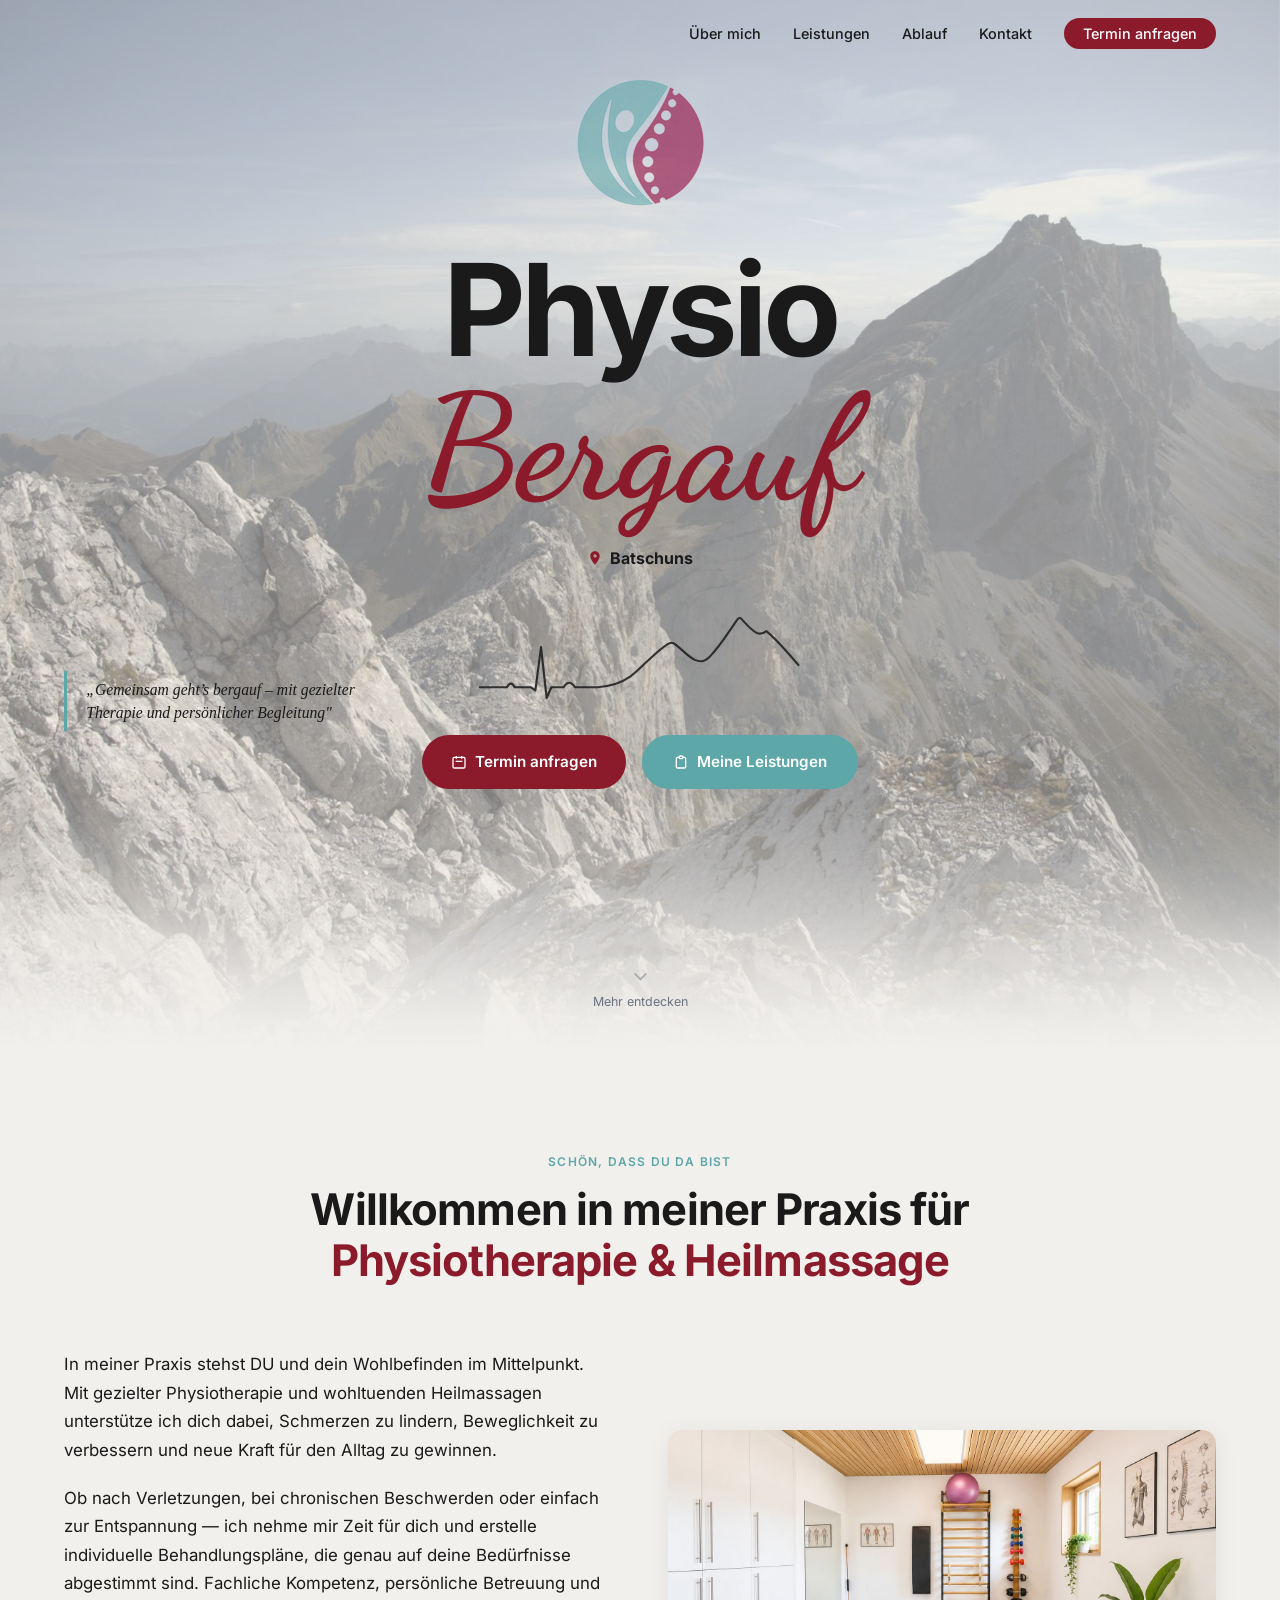
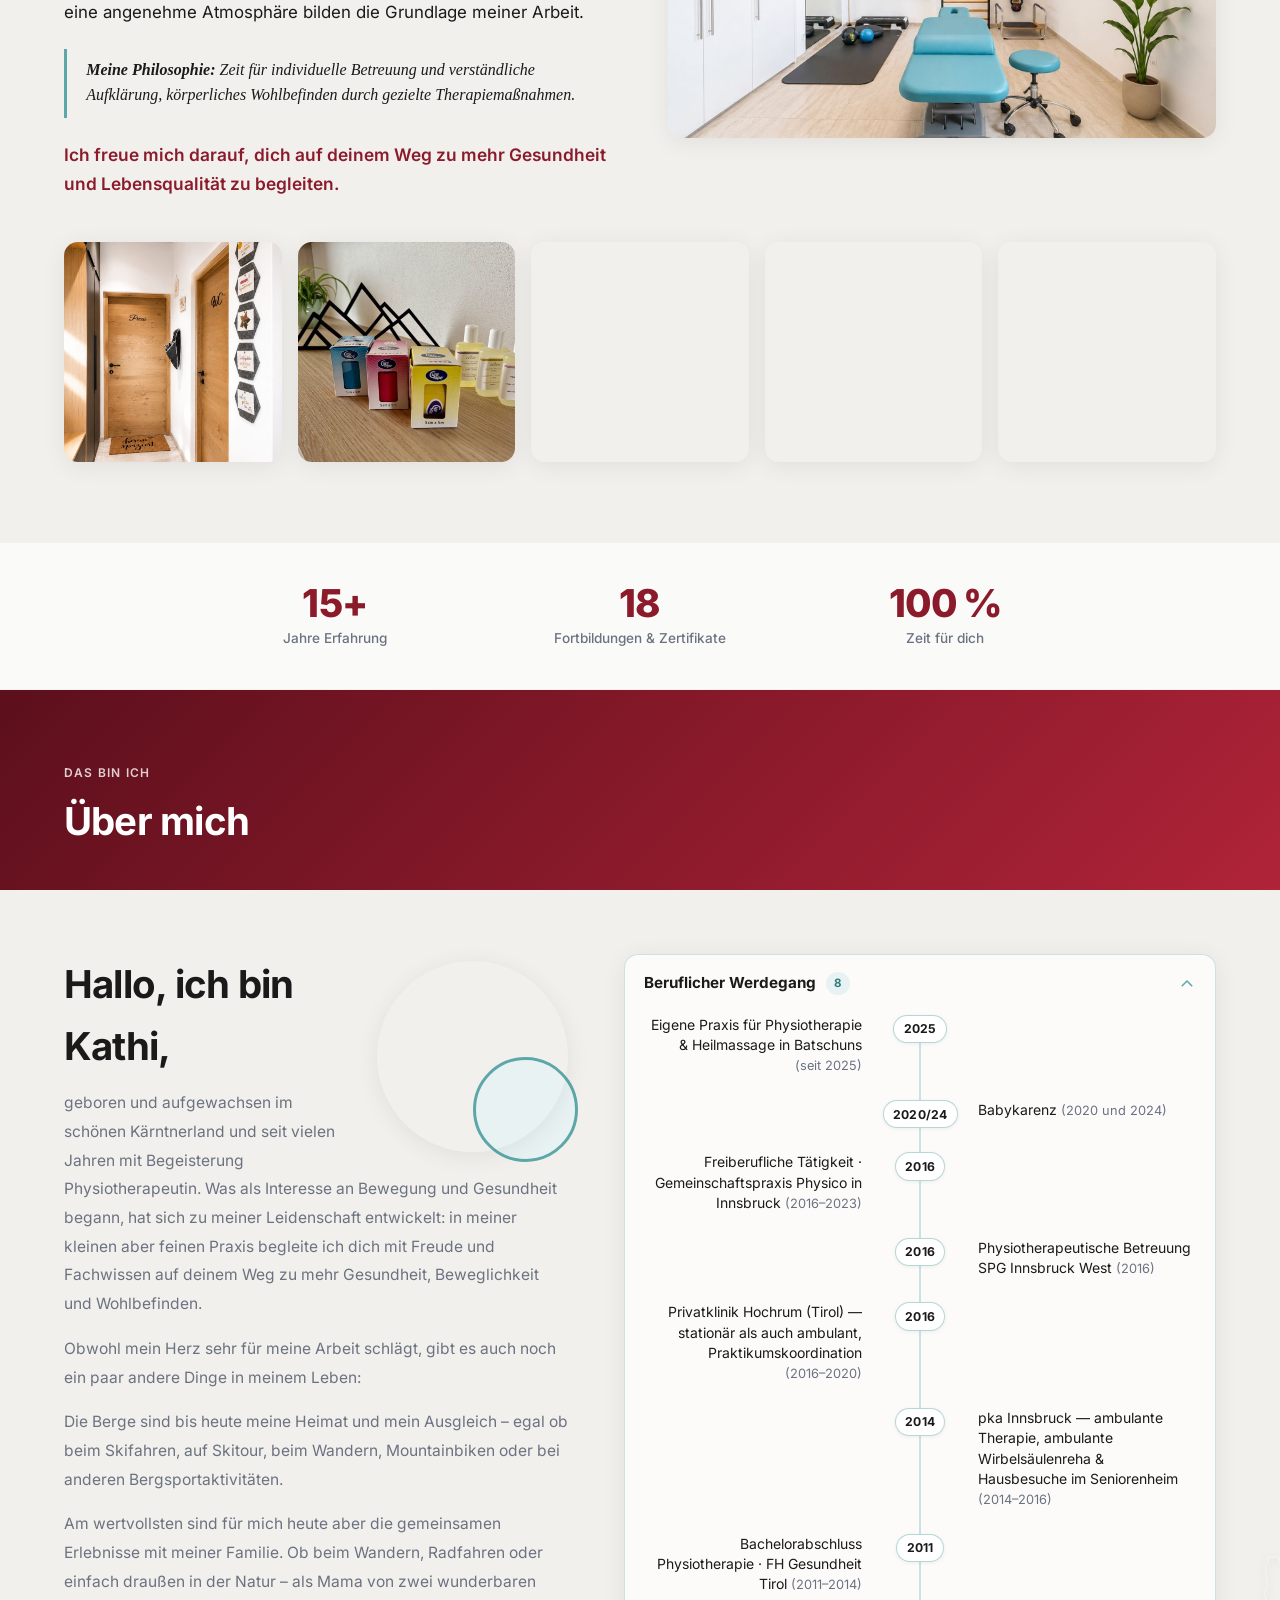
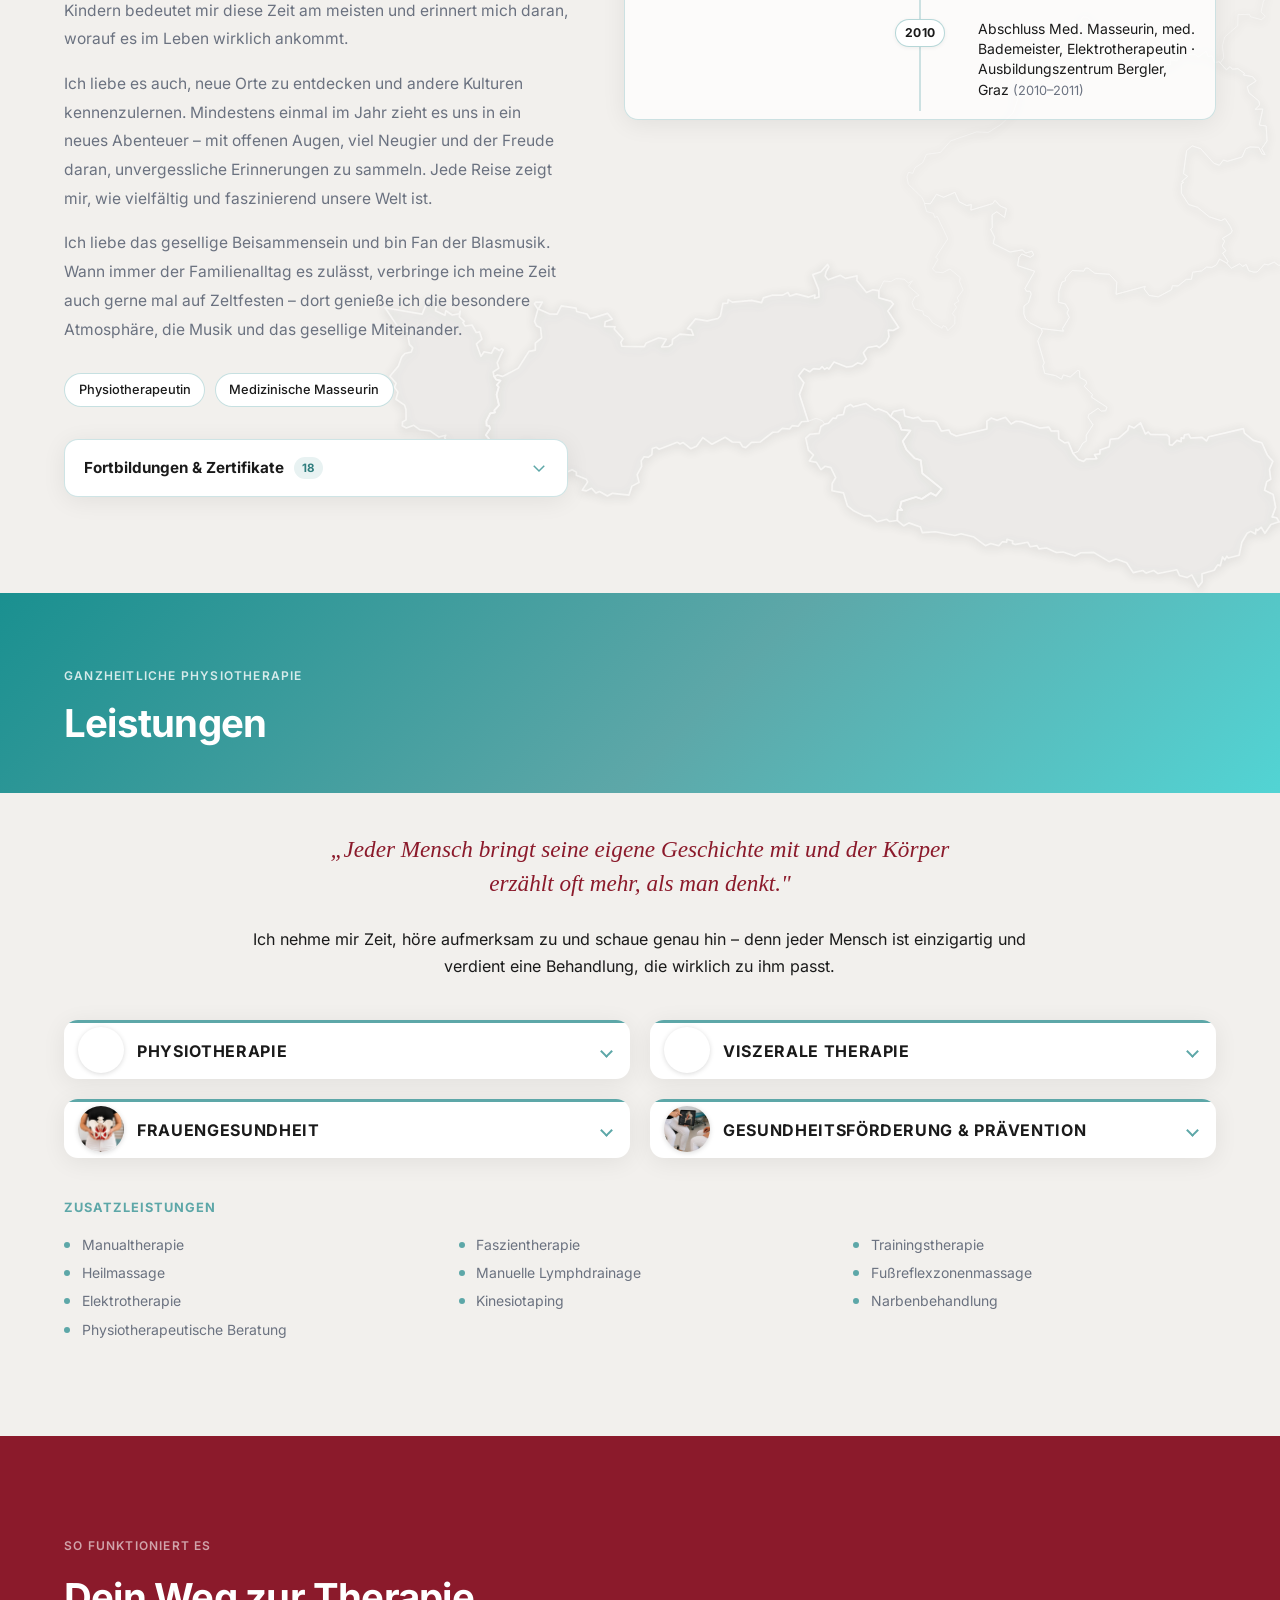
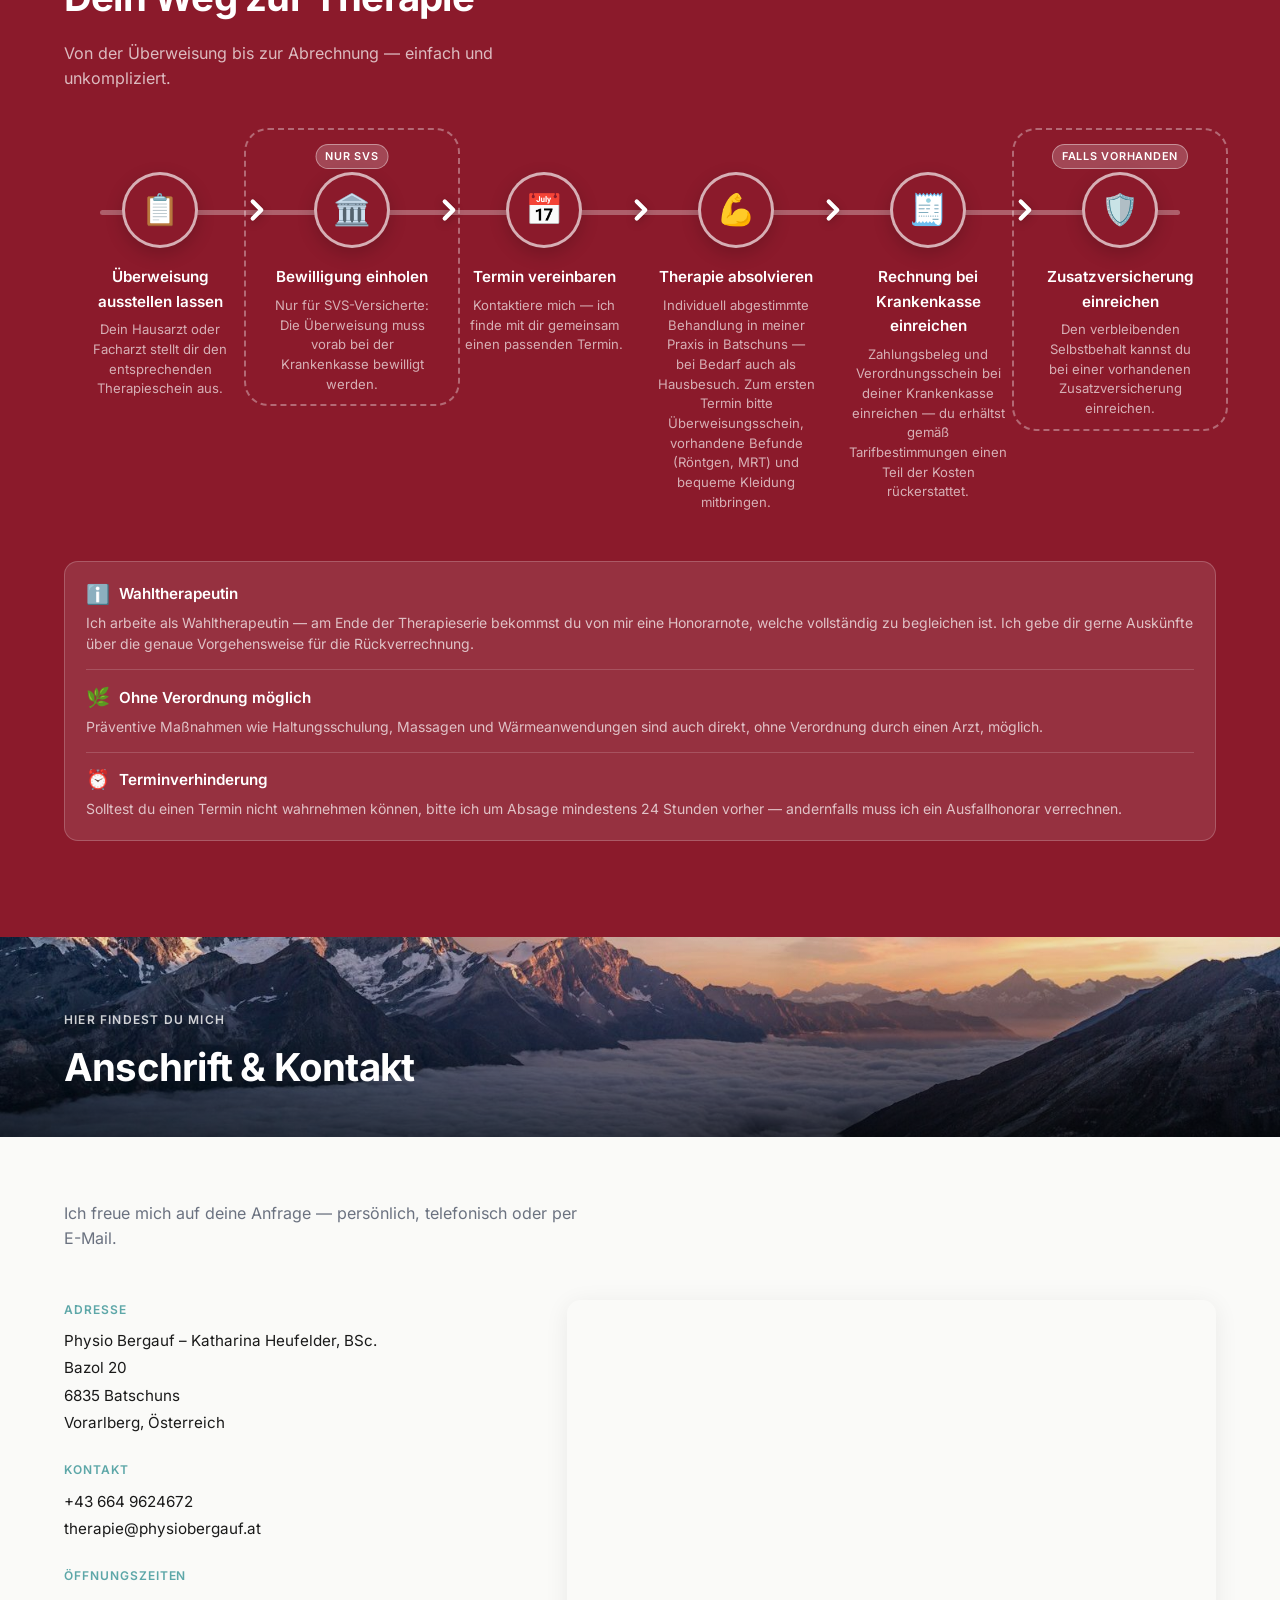
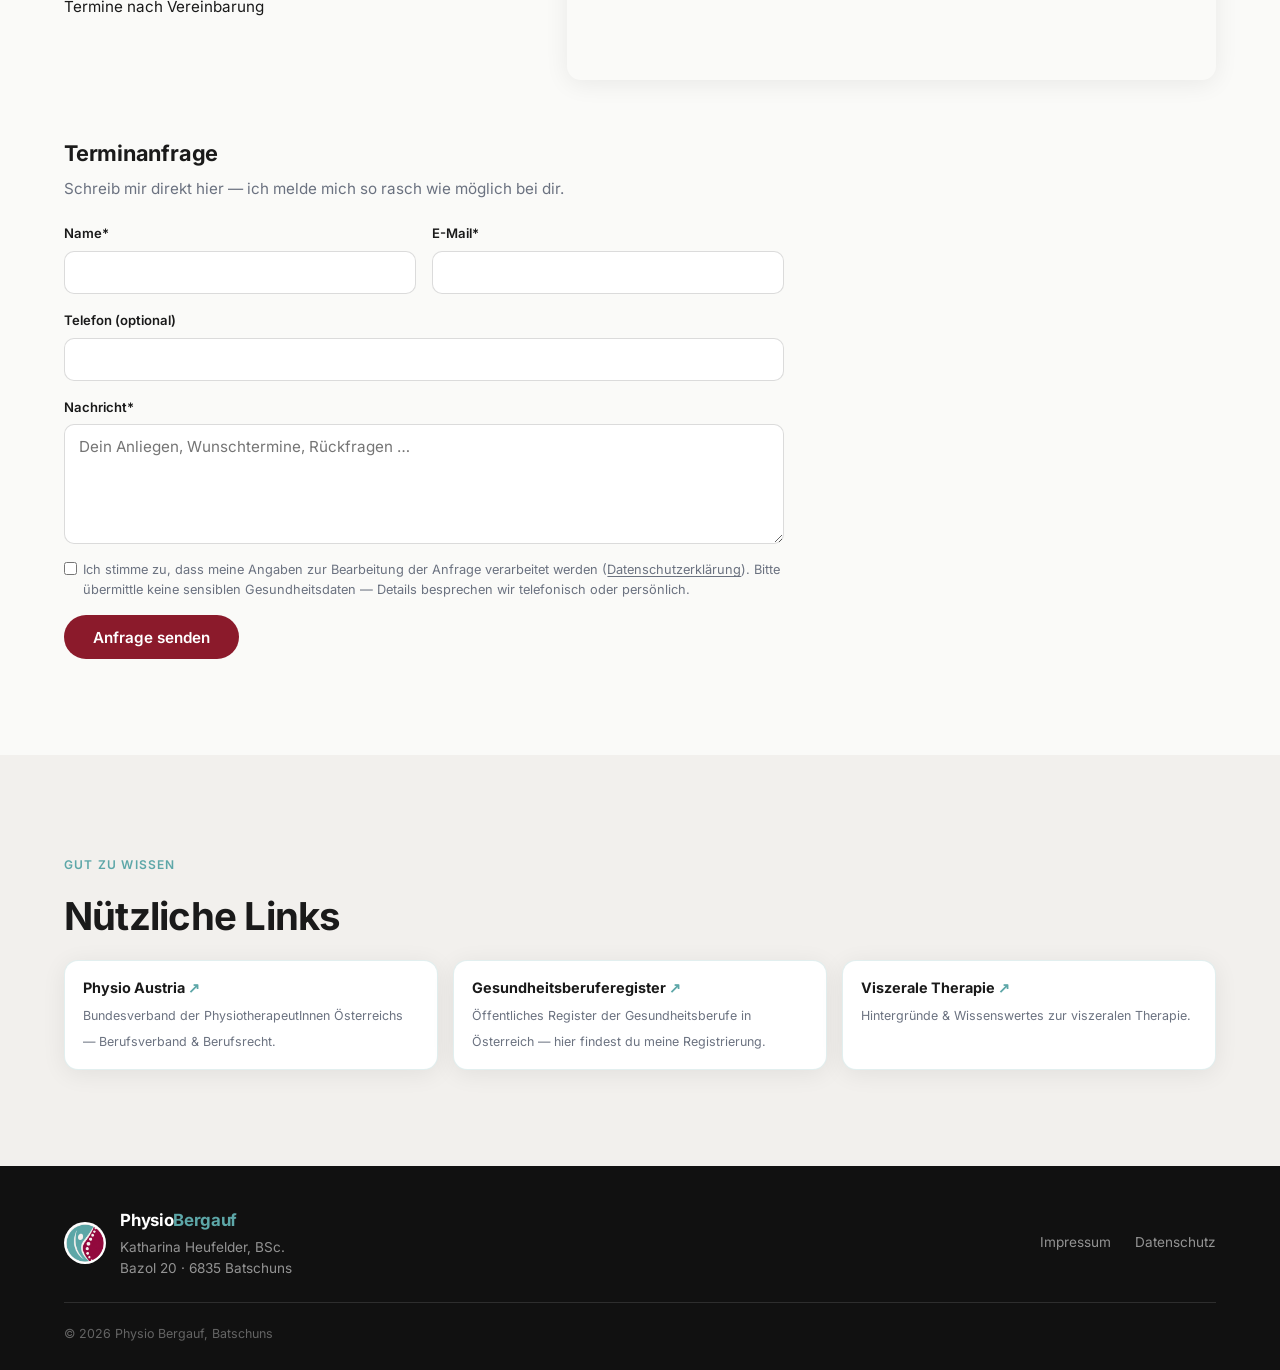
<file: website/index.html>
<!DOCTYPE html>
<html lang="de">
<head>
  <meta charset="UTF-8" />
  <meta name="viewport" content="width=device-width, initial-scale=1.0" />
  <title>Physio Bergauf – Physiotherapie in Batschuns</title>
  <meta name="description" content="Physio Bergauf – Praxis für Physiotherapie & Heilmassage in Batschuns, Vorarlberg. Katharina Heufelder, BSc. Wahltherapeutin · alle Kassen · Hausbesuche möglich." />
  <link rel="icon" type="image/png" href="img/logo.png" />
  <link rel="apple-touch-icon" href="img/logo.png" />
  <!-- Open Graph -->
  <meta property="og:type" content="website" />
  <meta property="og:title" content="Physio Bergauf – Physiotherapie & Heilmassage in Batschuns" />
  <meta property="og:description" content="Praxis für Physiotherapie & Heilmassage in Batschuns, Vorarlberg. Wahltherapeutin · alle Kassen · Hausbesuche möglich." />
  <meta property="og:image" content="https://berndheufelder.github.io/PHYSIObergauf/img/og-hero.jpg" />
  <meta property="og:image:width" content="1200" />
  <meta property="og:image:height" content="630" />
  <meta property="og:url" content="https://berndheufelder.github.io/PHYSIObergauf/" />
  <meta property="og:locale" content="de_AT" />
  <!-- fonts are self-hosted via css/styles.css (no Google Fonts requests) -->
  <link rel="stylesheet" href="css/styles.css?v=50" />
  <script type="application/ld+json">
  {
    "@context": "https://schema.org",
    "@type": "MedicalBusiness",
    "name": "Physio Bergauf – Katharina Heufelder",
    "description": "Praxis für Physiotherapie & Heilmassage in Batschuns, Vorarlberg",
    "url": "https://berndheufelder.github.io/PHYSIObergauf/",
    "image": "https://berndheufelder.github.io/PHYSIObergauf/img/hero.jpg",
    "logo": "https://berndheufelder.github.io/PHYSIObergauf/img/logo.png",
    "telephone": "+43 664 9624672",
    "email": "therapie@physiobergauf.at",
    "address": {
      "@type": "PostalAddress",
      "streetAddress": "Bazol 20",
      "addressLocality": "Batschuns",
      "postalCode": "6835",
      "addressRegion": "Vorarlberg",
      "addressCountry": "AT"
    },
    "geo": { "@type": "GeoCoordinates", "latitude": 47.280372, "longitude": 9.666690 },
    "medicalSpecialty": "Physiotherapy"
  }
  </script>
</head>
<body>
  <span id="nav-sentinel" aria-hidden="true"></span>

  <!-- ── Nav ── -->
  <nav id="navbar">
    <a href="#" class="nav-logo" aria-label="Physio Bergauf — zum Seitenanfang">
      <img src="img/logo.png" alt="" width="44" height="44" />
      <span class="nav-logo-text">Physio<em>Bergauf</em></span>
    </a>
    <ul class="nav-links" id="navLinks">
      <li><a href="#ueber-mich">Über mich</a></li>
      <li><a href="#leistungen">Leistungen</a></li>
      <li><a href="#ablauf">Ablauf</a></li>
      <li><a href="#kontakt">Kontakt</a></li>
      <li><a href="#terminanfrage" class="nav-cta">Termin anfragen</a></li>
    </ul>
    <button class="burger" id="burger" aria-label="Menü öffnen">
      <span></span><span></span><span></span>
    </button>
  </nav>

  <!-- ── Hero ── -->
  <section id="hero">
    <!-- background mountain image (vintage filter baked into the file) -->
    <div class="hero-bg">
      <img src="img/hero.jpg" alt="Bergpanorama Sommer" width="2000" height="1333" fetchpriority="high" decoding="async" />
    </div>

    <!-- centered stacked content (Bold layout) -->
    <div class="hero-content">
      <img class="hero-logo-outline" src="img/logo-fill-trans.png" width="256" height="256" alt="" decoding="async" />
      <h1>Physio<em>Bergauf</em></h1>
      <div class="hero-loc">
        <svg width="16" height="16" fill="currentColor" viewBox="0 0 24 24"><path d="M12 2C8.13 2 5 5.13 5 9c0 5.25 7 13 7 13s7-7.75 7-13c0-3.87-3.13-7-7-7zm0 9.5A2.5 2.5 0 1112 6.5a2.5 2.5 0 010 5z"/></svg>
        Batschuns
      </div>
      <!-- Puls-Linie geht in Bergsilhouette über — Gesundheit trifft Bergauf -->
      <svg class="hero-art" viewBox="0 0 700 240" fill="none" aria-hidden="true">
        <path d="M10 185 H68
                 Q76 170 84 185 H118
                 L128 192 L140 100 L152 208 L162 185 H188
                 Q200 166 212 185 H260
                 C290 183 310 176 330 162
                 C355 143 380 112 408 94
                 C414 90 420 90 425 94
                 C440 106 452 120 466 127
                 C480 133 488 130 500 118
                 C520 97 538 68 556 42
                 C559 38 562 37 565 40
                 C576 52 586 64 598 70
                 C606 73 612 71 618 66
                 C640 84 664 112 686 138"
              stroke="#1A1A1A" stroke-width="4.5" stroke-linecap="round" stroke-linejoin="round" />
      </svg>
      <div class="btn-group">
        <a href="#terminanfrage" class="btn-primary">
          <svg width="16" height="16" fill="none" stroke="currentColor" stroke-width="2" viewBox="0 0 24 24"><path d="M8 7V3m8 4V3m-9 8h10M5 21h14a2 2 0 002-2V7a2 2 0 00-2-2H5a2 2 0 00-2 2v12a2 2 0 002 2z"/></svg>
          Termin anfragen
        </a>
        <a href="#leistungen" class="btn-secondary">
          <svg width="16" height="16" fill="none" stroke="currentColor" stroke-width="2" viewBox="0 0 24 24"><path d="M9 5H7a2 2 0 00-2 2v12a2 2 0 002 2h10a2 2 0 002-2V7a2 2 0 00-2-2h-2M9 5a2 2 0 002 2h2a2 2 0 002-2M9 5a2 2 0 012-2h2a2 2 0 012 2"/></svg>
          Meine Leistungen
        </a>
      </div>
    </div>

    <blockquote class="hero-quote-box">„Gemeinsam geht’s bergauf – mit gezielter Therapie und persönlicher Begleitung"</blockquote>

    <a href="#willkommen" class="hero-scroll">
      <svg width="20" height="20" fill="none" stroke="currentColor" stroke-width="2" viewBox="0 0 24 24"><path d="M19 9l-7 7-7-7"/></svg>
      Mehr entdecken
    </a>
  </section>

  <!-- ── Willkommen ── -->
  <section id="willkommen" class="collapsible">
    <div class="willkommen-content">
      <div class="willkommen-head">
        <div class="section-label">Schön, dass du da bist</div>
        <h2 class="section-title willkommen-title">Willkommen in meiner Praxis für<br><em>Physiotherapie &amp; Heilmassage</em></h2>
      </div>
      <div class="willkommen-img">
        <img src="img/praxis-raum.jpg" width="1536" height="1024" loading="lazy" decoding="async"
          alt="Heller Behandlungsraum der Praxis Physio Bergauf mit Therapieliege und Sprossenwand" />
      </div>
      <div class="willkommen-text">
        <p class="more-text">In meiner Praxis stehst DU und dein Wohlbefinden im Mittelpunkt. Mit gezielter Physiotherapie und wohltuenden Heilmassagen unterstütze ich dich dabei, Schmerzen zu lindern, Beweglichkeit zu verbessern und neue Kraft für den Alltag zu gewinnen.</p>
        <p class="more-text">Ob nach Verletzungen, bei chronischen Beschwerden oder einfach zur Entspannung — ich nehme mir Zeit für dich und erstelle individuelle Behandlungspläne, die genau auf deine Bedürfnisse abgestimmt sind. Fachliche Kompetenz, persönliche Betreuung und eine angenehme Atmosphäre bilden die Grundlage meiner Arbeit.</p>
        <blockquote class="einstein-quote"><strong>Meine Philosophie:</strong> Zeit für individuelle Betreuung und verständliche Aufklärung, körperliches Wohlbefinden durch gezielte Therapiemaßnahmen.</blockquote>
        <p class="willkommen-cta more-text">Ich freue mich darauf, dich auf deinem Weg zu mehr Gesundheit und Lebensqualität zu begleiten.</p>
      </div>
    </div>
    <!-- kleine Praxis-Galerie: volle Sektionsbreite; mobil eingeklappt (Mehr zeigen) -->
    <div class="willkommen-gallery" id="praxisGalerie">
      <img src="img/galerie-eingang.jpg" width="765" height="1020" loading="lazy" decoding="async"
        alt="Eingangsbereich der Praxis Physio Bergauf mit Praxistür und Fußmatte" />
      <img src="img/galerie-tape-oele.jpg" width="1100" height="825" loading="lazy" decoding="async"
        alt="Kinesiotapes und Massageöle in der Praxis" />
      <img src="img/galerie-viszeral-flyer.jpg" width="765" height="1020" loading="lazy" decoding="async"
        alt="Infoflyer: Was ist Viszerale Therapie?" />
      <img src="img/galerie-fussmatte.jpg" width="1100" height="825" loading="lazy" decoding="async"
        alt="Fußmatte mit der Aufschrift „herein spaziert" im Eingangsbereich" />
      <img src="img/galerie-beckenmodell.jpg" width="765" height="1020" loading="lazy" decoding="async"
        alt="Anatomisches Beckenmodell im Regal der Praxis" />
    </div>
    <button type="button" class="gallery-toggle" id="galleryToggle" aria-expanded="false" aria-controls="praxisGalerie">Mehr zeigen</button>
    <!-- klappt Texte + Galerie gemeinsam auf; steht aufgeklappt unter der Galerie -->
    <button class="text-toggle" type="button" data-target="willkommen" aria-expanded="false">Mehr anzeigen</button>
  </section>

  <!-- ── Fakten ── -->
  <section id="fakten">
    <div class="fakten-grid">
      <div class="fakten-item"><strong>15+</strong><span>Jahre Erfahrung</span></div>
      <div class="fakten-item"><strong>18</strong><span>Fortbildungen &amp; Zertifikate</span></div>
      <div class="fakten-item"><strong>100&thinsp;%</strong><span>Zeit für dich</span></div>
    </div>
  </section>

  <!-- ── Über mich ── -->
  <section id="ueber-mich" class="has-banner map-bg collapsible">
    <div class="section-banner banner-red">
      <div class="section-banner-overlay">
        <div class="section-label">Das bin ich</div>
        <h2 class="section-title">Über mich</h2>
      </div>
    </div>
    <!-- Handy: rundes Porträt statt Breitbanner -->
    <div class="ueber-portrait-mobile">
      <img src="img/portrait-kathi.jpg" width="600" height="600" loading="lazy" decoding="async"
        alt="Kathi in ihrer Praxis – Physiotherapeutin, Physio Bergauf" />
    </div>
    <div class="ueber-grid">
      <div class="ueber-textcol">
        <div class="ueber-text">
          <!-- Porträt rechts vom Text (ab Tablet); Handy zeigt stattdessen das runde Porträt -->
          <div class="ueber-portrait-float">
            <img src="img/portrait-kathi.jpg" width="600" height="600" loading="lazy" decoding="async"
              alt="Kathi in ihrer Praxis – Physiotherapeutin, Physio Bergauf" />
          </div>
          <!-- Kurzvorstellung: nur mobil im eingeklappten Zustand sichtbar -->
          <p class="ueber-intro-kurz">Ich bin Katharina Heufelder,<br>Physiotherapeutin und Medizinische Masseurin in Batschuns mit den Schwerpunkten Orthopädie, Traumatologie und Unfallchirurgie, Viszerale Therapie und Frauengesundheit.</p>
          <h2 class="section-title ueber-greeting more-text">Hallo, ich bin Kathi,</h2>
          <p class="more-text">geboren und aufgewachsen im schönen Kärntnerland und seit vielen Jahren mit Begeisterung Physiotherapeutin. Was als Interesse an Bewegung und Gesundheit begann, hat sich zu meiner Leidenschaft entwickelt: in meiner kleinen aber feinen Praxis begleite ich dich mit Freude und Fachwissen auf deinem Weg zu mehr Gesundheit, Beweglichkeit und Wohlbefinden.</p>
          <p class="more-text">Obwohl mein Herz sehr für meine Arbeit schlägt, gibt es auch noch ein paar andere Dinge in meinem Leben:</p>
          <p class="more-text">Die Berge sind bis heute meine Heimat und mein Ausgleich – egal ob beim Skifahren, auf Skitour, beim Wandern, Mountainbiken oder bei anderen Bergsportaktivitäten.</p>
          <p class="more-text">Am wertvollsten sind für mich heute aber die gemeinsamen Erlebnisse mit meiner Familie. Ob beim Wandern, Radfahren oder einfach draußen in der Natur – als Mama von zwei wunderbaren Kindern bedeutet mir diese Zeit am meisten und erinnert mich daran, worauf es im Leben wirklich ankommt.</p>
          <p class="more-text">Ich liebe es auch, neue Orte zu entdecken und andere Kulturen kennenzulernen. Mindestens einmal im Jahr zieht es uns in ein neues Abenteuer – mit offenen Augen, viel Neugier und der Freude daran, unvergessliche Erinnerungen zu sammeln. Jede Reise zeigt mir, wie vielfältig und faszinierend unsere Welt ist.</p>
          <p class="more-text">Ich liebe das gesellige Beisammensein und bin Fan der Blasmusik. Wann immer der Familienalltag es zulässt, verbringe ich meine Zeit auch gerne mal auf Zeltfesten – dort genieße ich die besondere Atmosphäre, die Musik und das gesellige Miteinander.</p>
          <div class="ueber-quals more-text">
            <span class="qual-tag">Physiotherapeutin</span>
            <span class="qual-tag">Medizinische Masseurin</span>
          </div>
        </div>
        <details class="fb">
          <summary>
            <span class="fb-title">Fortbildungen &amp; Zertifikate</span>
            <span class="fb-count">18</span>
            <svg class="fb-chevron" width="18" height="18" fill="none" stroke="currentColor" stroke-width="2" viewBox="0 0 24 24"><path d="M19 9l-7 7-7-7"/></svg>
          </summary>
          <ul class="fb-list">
            <li>Skoliotische Fehlhaltung – funktionelle Behandlungsansätze</li>
            <li>Narbenentstörung nach APM</li>
            <li>Medical Taping Concept</li>
            <li>Slingtraining UE &amp; OE</li>
            <li>Complex Core, Rumpfstabilisation in Training und Therapie</li>
            <li>Mulligan Concept Modul 1+2</li>
            <li>Manuelle Therapie nach Sachse, DGMM</li>
            <li>Fasziendistorsionsmodell nach Typaldos</li>
            <li>Innovative funktionelle Behandlungskonzepte für Fuß, oberes Sprunggelenk, Knie, Hüfte</li>
            <li>Viszerale Therapie &amp; integrative manuelle Behandlungsmethoden – Läsionskette Verdauungstrakt-Wirbelsäule</li>
            <li>Viszerale Therapie &amp; integrative manuelle Behandlungsmethoden – Läsionskette Thorax-BWS/HWS</li>
            <li>Viszerale Therapie &amp; integrative manuelle Behandlungsmethoden – Läsionskette Urogenitalbereich-Hüfte/Wirbelsäule</li>
            <li>ESP Schulterrehabilitation</li>
            <li>MamaFIT Academy – Training nach der Geburt</li>
            <li>Elektrotherapie am Beckenboden NEU gedacht</li>
            <li>Geburtsvorbereitung</li>
            <li>Vaginale Palpation</li>
            <li>Hallux Valgus – ein multifaktorielles Bild</li>
          </ul>
        </details>
      </div>

      <div class="ueber-timelinecol">
        <div class="werdegang">
          <details class="fb">
            <summary>
              <span class="fb-title">Beruflicher Werdegang</span>
              <span class="fb-count">8</span>
              <svg class="fb-chevron" width="18" height="18" fill="none" stroke="currentColor" stroke-width="2" viewBox="0 0 24 24"><path d="M19 9l-7 7-7-7"/></svg>
            </summary>
            <ol class="vtl2">
            <li class="vtl2-year">
              <div class="vtl2-left"><div class="vtl2-item">Eigene Praxis für Physiotherapie &amp; Heilmassage in Batschuns <span class="dur">(seit 2025)</span></div></div>
              <span class="vtl2-marker">2025</span>
              <div class="vtl2-right"></div>
            </li>
            <li class="vtl2-year">
              <div class="vtl2-left"></div>
              <span class="vtl2-marker">2020/24</span>
              <div class="vtl2-right"><div class="vtl2-item">Babykarenz <span class="dur">(2020 und 2024)</span></div></div>
            </li>
            <li class="vtl2-year">
              <div class="vtl2-left"><div class="vtl2-item">Freiberufliche Tätigkeit · Gemeinschaftspraxis Physico in Innsbruck <span class="dur">(2016–2023)</span></div></div>
              <span class="vtl2-marker">2016</span>
              <div class="vtl2-right"></div>
            </li>
            <li class="vtl2-year">
              <div class="vtl2-left"></div>
              <span class="vtl2-marker">2016</span>
              <div class="vtl2-right"><div class="vtl2-item">Physiotherapeutische Betreuung SPG Innsbruck West <span class="dur">(2016)</span></div></div>
            </li>
            <li class="vtl2-year">
              <div class="vtl2-left"><div class="vtl2-item">Privatklinik Hochrum (Tirol) — stationär als auch ambulant, Praktikumskoordination <span class="dur">(2016–2020)</span></div></div>
              <span class="vtl2-marker">2016</span>
              <div class="vtl2-right"></div>
            </li>
            <li class="vtl2-year">
              <div class="vtl2-left"></div>
              <span class="vtl2-marker">2014</span>
              <div class="vtl2-right"><div class="vtl2-item">pka Innsbruck — ambulante Therapie, ambulante Wirbelsäulenreha &amp; Hausbesuche im Seniorenheim <span class="dur">(2014–2016)</span></div></div>
            </li>
            <li class="vtl2-year">
              <div class="vtl2-left"><div class="vtl2-item">Bachelorabschluss Physiotherapie · FH Gesundheit Tirol <span class="dur">(2011–2014)</span></div></div>
              <span class="vtl2-marker">2011</span>
              <div class="vtl2-right"></div>
            </li>
            <li class="vtl2-year">
              <div class="vtl2-left"></div>
              <span class="vtl2-marker">2010</span>
              <div class="vtl2-right"><div class="vtl2-item">Abschluss Med. Masseurin, med. Bademeister, Elektrotherapeutin · Ausbildungszentrum Bergler, Graz <span class="dur">(2010–2011)</span></div></div>
            </li>
            </ol>
          </details>
        </div>
      </div>
    </div>
    <!-- klappt Langtext + Werdegang + Fortbildungen gemeinsam auf (mobil) -->
    <button class="text-toggle" type="button" data-target="ueber-mich" aria-expanded="false">Mehr anzeigen</button>
  </section>

  <!-- ── Leistungen ── -->
  <section id="leistungen" class="has-banner">
    <div class="section-banner banner-teal">
      <div class="section-banner-overlay">
        <div class="section-label">Ganzheitliche Physiotherapie</div>
        <h2 class="section-title">Leistungen</h2>
      </div>
    </div>
    <div class="leistungen-intro">
      <p class="intro-quote">„Jeder Mensch bringt seine eigene Geschichte mit und der Körper erzählt oft mehr, als man denkt."</p>
      <p>Ich nehme mir Zeit, höre aufmerksam zu und schaue genau hin – denn jeder Mensch ist einzigartig und verdient eine Behandlung, die wirklich zu ihm passt.</p>
    </div>

    <div class="cat-grid">
      <div class="cat-card">
        <img class="cat-card-img" src="img/behandlung-liege.jpg" width="1200" height="800" loading="lazy" decoding="async" alt="Manuelle Therapie auf der Behandlungsliege" />
        <div class="cat-body">
          <h3><button class="cat-toggle" type="button" aria-expanded="false">Physiotherapie<span class="cat-chevron" aria-hidden="true"></span></button></h3>
          <p>Durch gezielte manuelle Therapie, aktives Training und das Erlernen gesunder Bewegungsmuster arbeite ich mit dir daran, nachhaltige Lösungen zu schaffen – für weniger Schmerzen, mehr Beweglichkeit und ein gesundes Körpergefühl im Alltag. Ich bin überzeugt, dass der Körper in den meisten Fällen die Fähigkeit besitzt, sich anzupassen und zu regenerieren. Oft braucht er lediglich die richtigen Impulse, um wieder in sein natürliches Gleichgewicht zu finden.</p>
          <h4 class="cat-list-title">Anwendungsbereiche</h4>
          <ul>
            <li>Behandlung von akuten und chronischen Beschwerden</li>
            <li>Behandlung nach Unfällen, Sportverletzungen und Knochenbrüchen</li>
            <li>Nach unfallchirurgischen Operationen (Meniskusläsion, Kreuzbandriss, Sehnenverletzungen)</li>
            <li>Vor- und Nachbehandlung bei Operationen (Knie-, Hüft- und Schulterprothese)</li>
            <li>Wirbelsäulen- und Gelenkbeschwerden</li>
            <li>Schmerzreduktion</li>
            <li>Verspannungen, Fehlhaltungen</li>
            <li>Narbenentstörung</li>
            <li>Arbeitsplatzanalyse, ergonomische Beratung</li>
          </ul>
        </div>
      </div>
      <div class="cat-card">
        <img class="cat-card-img" src="img/behandlung-viszeral.jpg" width="666" height="1000" loading="lazy" decoding="async" alt="Viszerale Therapie im Bauchbereich" />
        <div class="cat-body">
          <h3><button class="cat-toggle" type="button" aria-expanded="false">Viszerale Therapie<span class="cat-chevron" aria-hidden="true"></span></button></h3>
          <p>Wenn wir uns bewegen, sind nicht nur unsere Gelenke und Muskeln beteiligt, sondern zu einem großen Teil auch unsere Organe. Diese müssen flexibel und gegeneinander gut verschieblich sein. Das gewährleistet zum einen eine „reibungslose" Beweglichkeit und zum anderen eine einwandfreie Funktion der einzelnen Organe.</p>
          <p>Aus vielen Gründen kann es zu Dysfunktionen der Organe kommen: Infektionen, Operationen, Fehlernährung, schlechte Haltung, Skoliosen oder emotionale Belastungen. Als Konsequenz daraus bauen die belasteten Organe Spannungen auf und können diese in Folge auf den Bewegungsapparat übertragen.</p>
          <p>Beispielsweise können Verstopfung oder häufige Blasenentzündungen zu Beschwerden am Hüftgelenk oder an der Lendenwirbelsäule (Schmerzen, Bandscheibenprobleme, Gleitwirbel, …) führen.</p>
          <h4 class="cat-list-title">Anwendungsbereiche</h4>
          <ul>
            <li>Beschwerden, Einschränkungen, Schmerzen, Entzündungen des Bewegungsapparates (Wirbelsäule, Gelenke, …)</li>
            <li>Kopfschmerzen, Schwindel, Tinnitus</li>
            <li>Verdauungsprobleme</li>
            <li>Magenschmerzen, Sodbrennen</li>
            <li>Häufige Blasenentzündungen</li>
            <li>Frauenthemen</li>
            <li>Atemprobleme</li>
            <li>Herzbeschwerden</li>
            <li>Psychosomatische Probleme, Viszerosomatik</li>
            <li>Stoffwechselstörungen, Entgiftungen</li>
            <li>Inkontinenz</li>
          </ul>
          <a class="cat-link" href="https://viszerale-therapie.at" target="_blank" rel="noopener">Mehr über Viszerale Therapie →</a>
        </div>
      </div>
      <div class="cat-card">
        <img class="cat-card-img" src="img/anatomie-becken.jpg" width="1000" height="750" loading="lazy" decoding="async" alt="Anatomisches Becken-Modell – Beckenboden" />
        <div class="cat-body">
          <h3><button class="cat-toggle" type="button" aria-expanded="false">Frauengesundheit<span class="cat-chevron" aria-hidden="true"></span></button></h3>
          <p>Gerade weil der Beckenboden für viele Frauen noch immer ein Tabuthema ist, liegt mir diese Arbeit besonders am Herzen. Beschwerden wie Harnverlust, Senkungsgefühle oder Schmerzen werden oft aus Scham verschwiegen oder als „normal" hingenommen – dabei gibt es wirksame Möglichkeiten, sie zu behandeln.</p>
          <p>Mein Ziel ist es, einen geschützten Raum zu schaffen, in dem offen über diese Themen gesprochen werden kann. Mit Einfühlungsvermögen, Fachwissen und einer individuellen physiotherapeutischen Begleitung unterstütze ich dich dabei, deinen Körper besser zu verstehen, Beschwerden nachhaltig zu lindern und neues Vertrauen in dich selbst zu gewinnen.</p>
          <p>Ich wünsche mir, dass keine Frau mit ihren Beschwerden alleine bleibt oder glaubt, sie müsse diese einfach akzeptieren. Denn Lebensqualität beginnt dort, wo wir den Mut haben, über Tabuthemen zu sprechen – und gemeinsam Lösungen zu finden.</p>
          <h4 class="cat-list-title">Anwendungsbereiche</h4>
          <ul>
            <li>Schwangerschaft, Geburtsvorbereitung</li>
            <li>Nach Geburten: Narbenbehandlung, Rückbildung, Rektusdiastase</li>
            <li>Behandlung bei Inkontinenz und Senkungen</li>
            <li>Behandlung nach gynäkologischen Operationen</li>
          </ul>
        </div>
      </div>
      <div class="cat-card">
        <img class="cat-card-img" src="img/behandlung-beratung.jpg" width="900" height="1200" loading="lazy" decoding="async" alt="Verständliche Aufklärung mit Anatomie-App am Tablet" />
        <div class="cat-body">
          <h3><button class="cat-toggle" type="button" aria-expanded="false">Gesundheitsförderung &amp; Prävention<span class="cat-chevron" aria-hidden="true"></span></button></h3>
          <p>Prävention ist ebenso ein wichtiger Bestandteil meiner physiotherapeutischen Arbeit. Durch gezielte Bewegungstherapie, individuelle Beratung und verständliche Aufklärung unterstütze ich dich dabei, Zusammenhänge zu erkennen, Fehlbelastungen zu vermeiden und Beschwerden nachhaltig vorzubeugen.</p>
        </div>
      </div>
    </div>
    <div class="zusatz">
      <h3>Zusatzleistungen</h3>
      <ul class="zusatz-list">
        <li>Manualtherapie</li>
        <li>Faszientherapie</li>
        <li>Trainingstherapie</li>
        <li>Heilmassage</li>
        <li>Manuelle Lymphdrainage</li>
        <li>Fußreflexzonenmassage</li>
        <li>Elektrotherapie</li>
        <li>Kinesiotaping</li>
        <li>Narbenbehandlung</li>
        <li>Physiotherapeutische Beratung</li>
      </ul>
    </div>
  </section>

  <!-- ── Ablauf ── -->
  <section id="ablauf">
    <div class="section-label">So funktioniert es</div>
    <h2 class="section-title">Dein Weg zur Therapie</h2>
    <p class="section-sub">Von der Überweisung bis zur Abrechnung — einfach und unkompliziert.</p>
    <div class="steps">
      <div class="step">
        <div class="step-num">📋</div>
        <div>
          <h3>Überweisung ausstellen lassen</h3>
          <p>Dein Hausarzt oder Facharzt stellt dir den entsprechenden Therapieschein aus.</p>
        </div>
        <span class="step-arrow" aria-hidden="true"><svg viewBox="0 0 24 24" fill="none" stroke="currentColor" stroke-width="3" stroke-linecap="round" stroke-linejoin="round"><path d="M6 9l6 6 6-6"/></svg></span>
      </div>
      <div class="step step-optional">
        <div class="step-num">🏛️</div>
        <div>
          <span class="step-badge">Nur SVS</span>
          <h3>Bewilligung einholen</h3>
          <p>Nur für SVS-Versicherte: Die Überweisung muss vorab bei der Krankenkasse bewilligt werden.</p>
        </div>
        <span class="step-arrow" aria-hidden="true"><svg viewBox="0 0 24 24" fill="none" stroke="currentColor" stroke-width="3" stroke-linecap="round" stroke-linejoin="round"><path d="M6 9l6 6 6-6"/></svg></span>
      </div>
      <div class="step">
        <div class="step-num">📅</div>
        <div>
          <h3>Termin vereinbaren</h3>
          <p>Kontaktiere mich — ich finde mit dir gemeinsam einen passenden Termin.</p>
        </div>
        <span class="step-arrow" aria-hidden="true"><svg viewBox="0 0 24 24" fill="none" stroke="currentColor" stroke-width="3" stroke-linecap="round" stroke-linejoin="round"><path d="M6 9l6 6 6-6"/></svg></span>
      </div>
      <div class="step">
        <div class="step-num">💪</div>
        <div>
          <h3>Therapie absolvieren</h3>
          <p>Individuell abgestimmte Behandlung in meiner Praxis in Batschuns — bei Bedarf auch als Hausbesuch. Zum ersten Termin bitte Überweisungsschein, vorhandene Befunde (Röntgen, MRT) und bequeme Kleidung mitbringen.</p>
        </div>
        <span class="step-arrow" aria-hidden="true"><svg viewBox="0 0 24 24" fill="none" stroke="currentColor" stroke-width="3" stroke-linecap="round" stroke-linejoin="round"><path d="M6 9l6 6 6-6"/></svg></span>
      </div>
      <div class="step">
        <div class="step-num">🧾</div>
        <div>
          <h3>Rechnung bei Krankenkasse einreichen</h3>
          <p>Zahlungsbeleg und Verordnungsschein bei deiner Krankenkasse einreichen — du erhältst gemäß Tarifbestimmungen einen Teil der Kosten rückerstattet.</p>
        </div>
        <span class="step-arrow" aria-hidden="true"><svg viewBox="0 0 24 24" fill="none" stroke="currentColor" stroke-width="3" stroke-linecap="round" stroke-linejoin="round"><path d="M6 9l6 6 6-6"/></svg></span>
      </div>
      <div class="step step-optional">
        <div class="step-num">🛡️</div>
        <div>
          <span class="step-badge">Falls vorhanden</span>
          <h3>Zusatzversicherung einreichen</h3>
          <p>Den verbleibenden Selbstbehalt kannst du bei einer vorhandenen Zusatzversicherung einreichen.</p>
        </div>
      </div>
    </div>

    <div class="ablauf-cards">
      <div class="ablauf-card">
        <h3><span class="ablauf-card-icon">ℹ️</span>Wahltherapeutin</h3>
        <p>Ich arbeite als Wahltherapeutin — am Ende der Therapieserie bekommst du von mir eine Honorarnote, welche vollständig zu begleichen ist. Ich gebe dir gerne Auskünfte über die genaue Vorgehensweise für die Rückverrechnung.</p>
      </div>
      <div class="ablauf-card">
        <h3><span class="ablauf-card-icon">🌿</span>Ohne Verordnung möglich</h3>
        <p>Präventive Maßnahmen wie Haltungsschulung, Massagen und Wärmeanwendungen sind auch direkt, ohne Verordnung durch einen Arzt, möglich.</p>
      </div>
      <div class="ablauf-card">
        <h3><span class="ablauf-card-icon">⏰</span>Terminverhinderung</h3>
        <p>Solltest du einen Termin nicht wahrnehmen können, bitte ich um Absage mindestens 24 Stunden vorher — andernfalls muss ich ein Ausfallhonorar verrechnen.</p>
      </div>
    </div>
  </section>

  <!-- ── Kontakt ── -->
  <section id="kontakt" class="has-banner">
    <div class="section-banner banner-photo">
      <img src="img/anschrift-berge.jpg" width="1600" height="500" loading="lazy" decoding="async"
        alt="Alpenlandschaft in Vorarlberg – Heimat von Physio Bergauf" />
      <div class="section-banner-overlay">
        <div class="section-label">Hier findest du mich</div>
        <h2 class="section-title">Anschrift &amp; Kontakt</h2>
      </div>
    </div>
    <p class="section-sub">Ich freue mich auf deine Anfrage — persönlich, telefonisch oder per E-Mail.</p>
    <div class="kontakt-grid">
      <div class="kontakt-info">
        <div class="kontakt-block">
          <h3>Adresse</h3>
          <p>Physio Bergauf – Katharina Heufelder, BSc.<br>Bazol 20<br>6835 Batschuns<br>Vorarlberg, Österreich</p>
        </div>
        <div class="kontakt-block">
          <h3>Kontakt</h3>
          <p>
            <a href="tel:+436649624672">+43 664 9624672</a><br>
            <a href="mailto:therapie@physiobergauf.at">therapie@physiobergauf.at</a>
          </p>
        </div>
        <div class="kontakt-block">
          <h3>Öffnungszeiten</h3>
          <p>Termine nach Vereinbarung</p>
        </div>
      </div>
      <div class="map-wrap">
        <iframe
          title="Batschuns Karte"
          src="https://www.openstreetmap.org/export/embed.html?bbox=9.6570%2C47.2762%2C9.6765%2C47.2845&layer=mapnik&marker=47.280372%2C9.666690"
          loading="lazy"
          allowfullscreen>
        </iframe>
      </div>
    </div>

    <!-- ── Terminanfrage (on-page form — no mail client needed) ── -->
    <div class="anfrage" id="terminanfrage">
      <h3>Terminanfrage</h3>
      <p class="anfrage-sub">Schreib mir direkt hier — ich melde mich so rasch wie möglich bei dir.</p>
      <form id="anfrageForm" action="https://formsubmit.co/therapie@physiobergauf.at" method="POST">
        <input type="hidden" name="_subject" value="Terminanfrage über physiobergauf.at" />
        <input type="hidden" name="_template" value="table" />
        <input type="hidden" name="_captcha" value="false" />
        <input type="text" name="_honey" style="display:none" tabindex="-1" autocomplete="off" />
        <div class="form-row">
          <label>Name*
            <input type="text" name="Name" required autocomplete="name" />
          </label>
          <label>E-Mail*
            <input type="email" name="E-Mail" required autocomplete="email" />
          </label>
        </div>
        <label>Telefon (optional)
          <input type="tel" name="Telefon" autocomplete="tel" />
        </label>
        <label>Nachricht*
          <textarea name="Nachricht" required placeholder="Dein Anliegen, Wunschtermine, Rückfragen …"></textarea>
        </label>
        <label class="consent">
          <input type="checkbox" required />
          <span>Ich stimme zu, dass meine Angaben zur Bearbeitung der Anfrage verarbeitet werden (<a href="datenschutz.html">Datenschutzerklärung</a>). Bitte übermittle keine sensiblen Gesundheitsdaten — Details besprechen wir telefonisch oder persönlich.</span>
        </label>
        <button type="submit" class="btn-primary">Anfrage senden</button>
        <p class="form-status" id="formStatus" role="status"></p>
      </form>
    </div>
  </section>

  <!-- ── Nützliche Links ── -->
  <section id="links">
    <div class="section-label">Gut zu wissen</div>
    <h2 class="section-title">Nützliche Links</h2>
    <div class="links-grid">
      <a class="link-card" href="https://www.physioaustria.at" target="_blank" rel="noopener">
        <strong>Physio Austria</strong>
        <span>Bundesverband der PhysiotherapeutInnen Österreichs — Berufsverband &amp; Berufsrecht.</span>
      </a>
      <a class="link-card" href="https://gbr-public.ehealth.gv.at" target="_blank" rel="noopener">
        <strong>Gesundheitsberuferegister</strong>
        <span>Öffentliches Register der Gesundheitsberufe in Österreich — hier findest du meine Registrierung.</span>
      </a>
      <a class="link-card" href="https://viszerale-therapie.at" target="_blank" rel="noopener">
        <strong>Viszerale Therapie</strong>
        <span>Hintergründe &amp; Wissenswertes zur viszeralen Therapie.</span>
      </a>
    </div>
  </section>

  <!-- ── Footer ── -->
  <footer>
    <div class="footer-main">
      <div class="footer-brand">
        <img src="img/logo.png" alt="" width="42" height="42" loading="lazy" />
        <div>
          <strong>Physio<em>Bergauf</em></strong>
          <p>Katharina Heufelder, BSc.<br>Bazol 20 · 6835 Batschuns</p>
        </div>
      </div>
      <div class="footer-links">
        <a href="impressum.html">Impressum</a>
        <a href="datenschutz.html">Datenschutz</a>
      </div>
    </div>
    <div class="footer-bottom">© 2026 Physio Bergauf, Batschuns</div>
  </footer>

  <!-- mobile quick-contact bar (visible ≤640px) -->
  <div class="quick-contact">
    <a href="tel:+436649624672">
      <svg viewBox="0 0 24 24" fill="none" stroke="currentColor" stroke-width="2" stroke-linecap="round" stroke-linejoin="round"><path d="M3 5a2 2 0 012-2h3.28a1 1 0 01.948.684l1.498 4.493a1 1 0 01-.502 1.21l-2.257 1.13a11.042 11.042 0 005.516 5.516l1.13-2.257a1 1 0 011.21-.502l4.493 1.498a1 1 0 01.684.949V19a2 2 0 01-2 2h-1C9.716 21 3 14.284 3 6V5z"/></svg>
      Anrufen
    </a>
    <a href="#terminanfrage">
      <svg viewBox="0 0 24 24" fill="none" stroke="currentColor" stroke-width="2" stroke-linecap="round" stroke-linejoin="round"><path d="M8 7V3m8 4V3m-9 8h10M5 21h14a2 2 0 002-2V7a2 2 0 00-2-2H5a2 2 0 00-2 2v12a2 2 0 002 2z"/></svg>
      Anfrage
    </a>
  </div>

  <script defer src="js/main.js?v=15"></script>
</body>
</html>
</file>
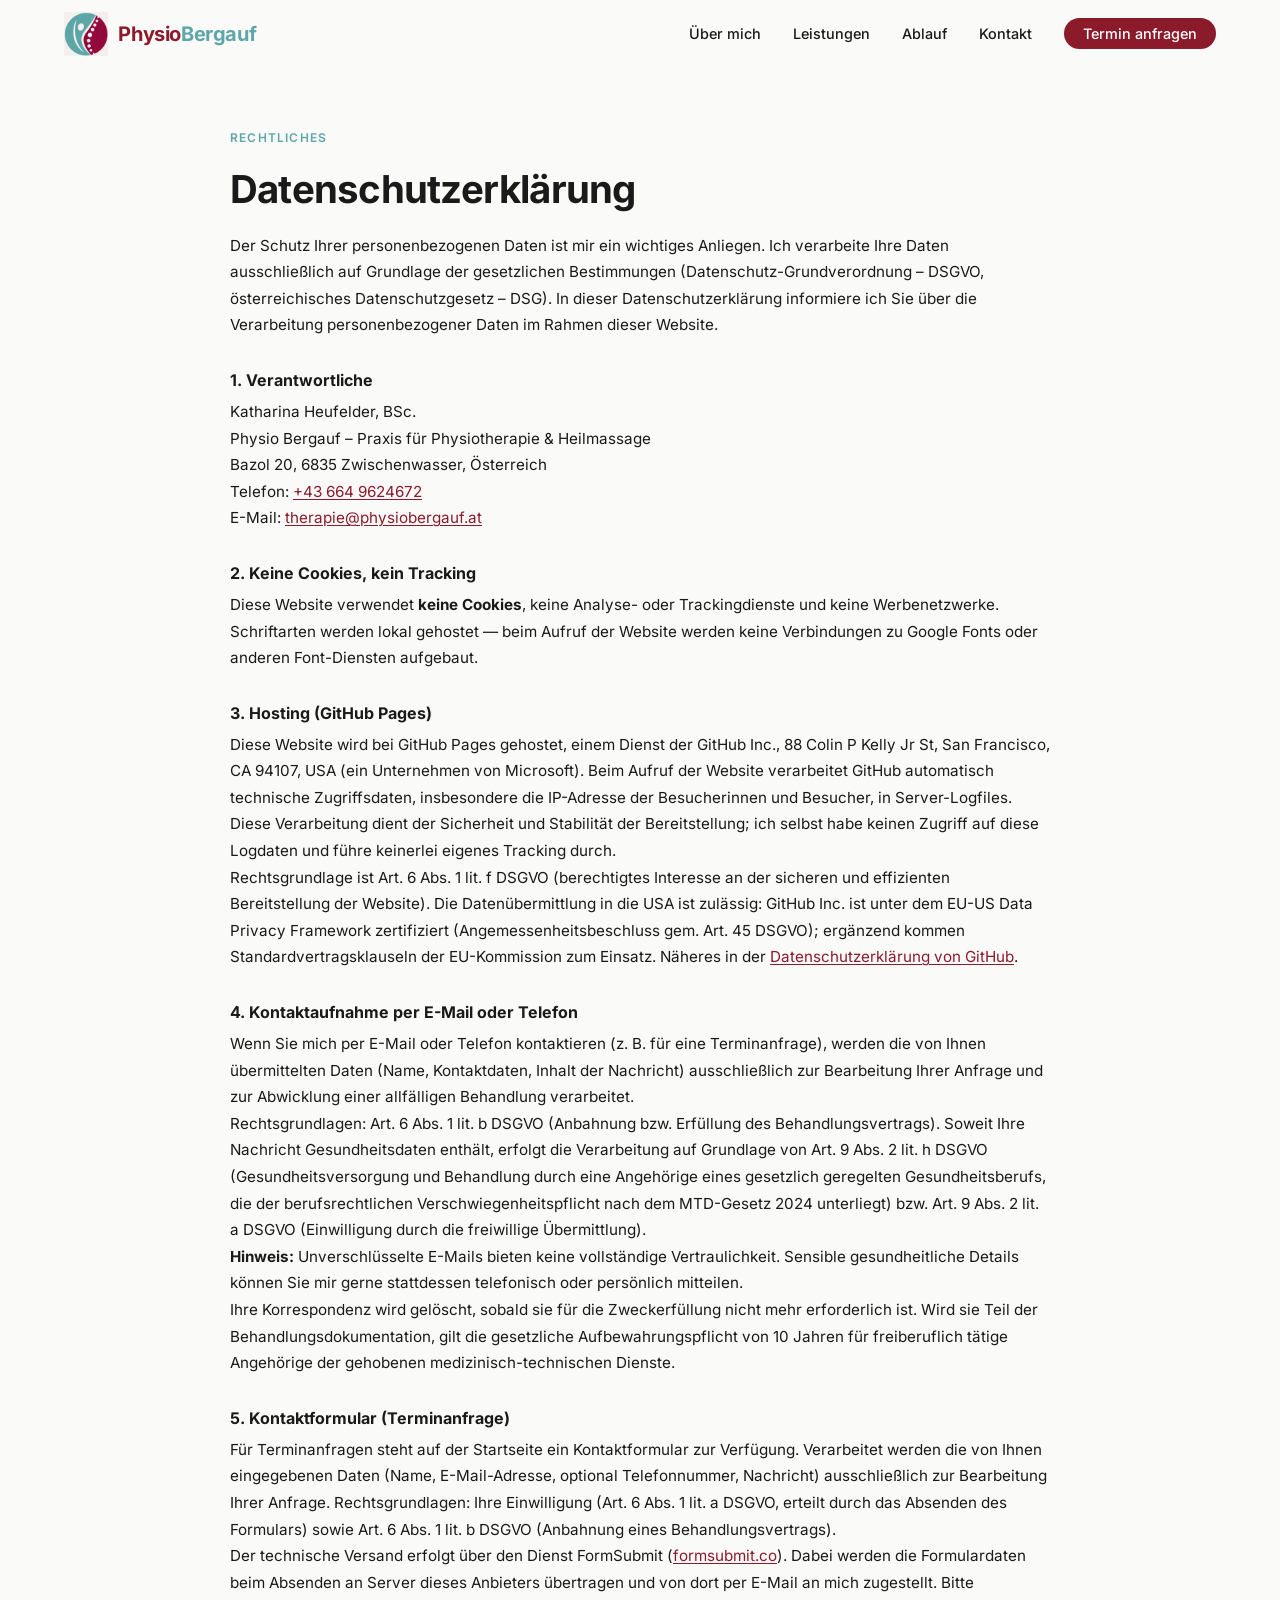
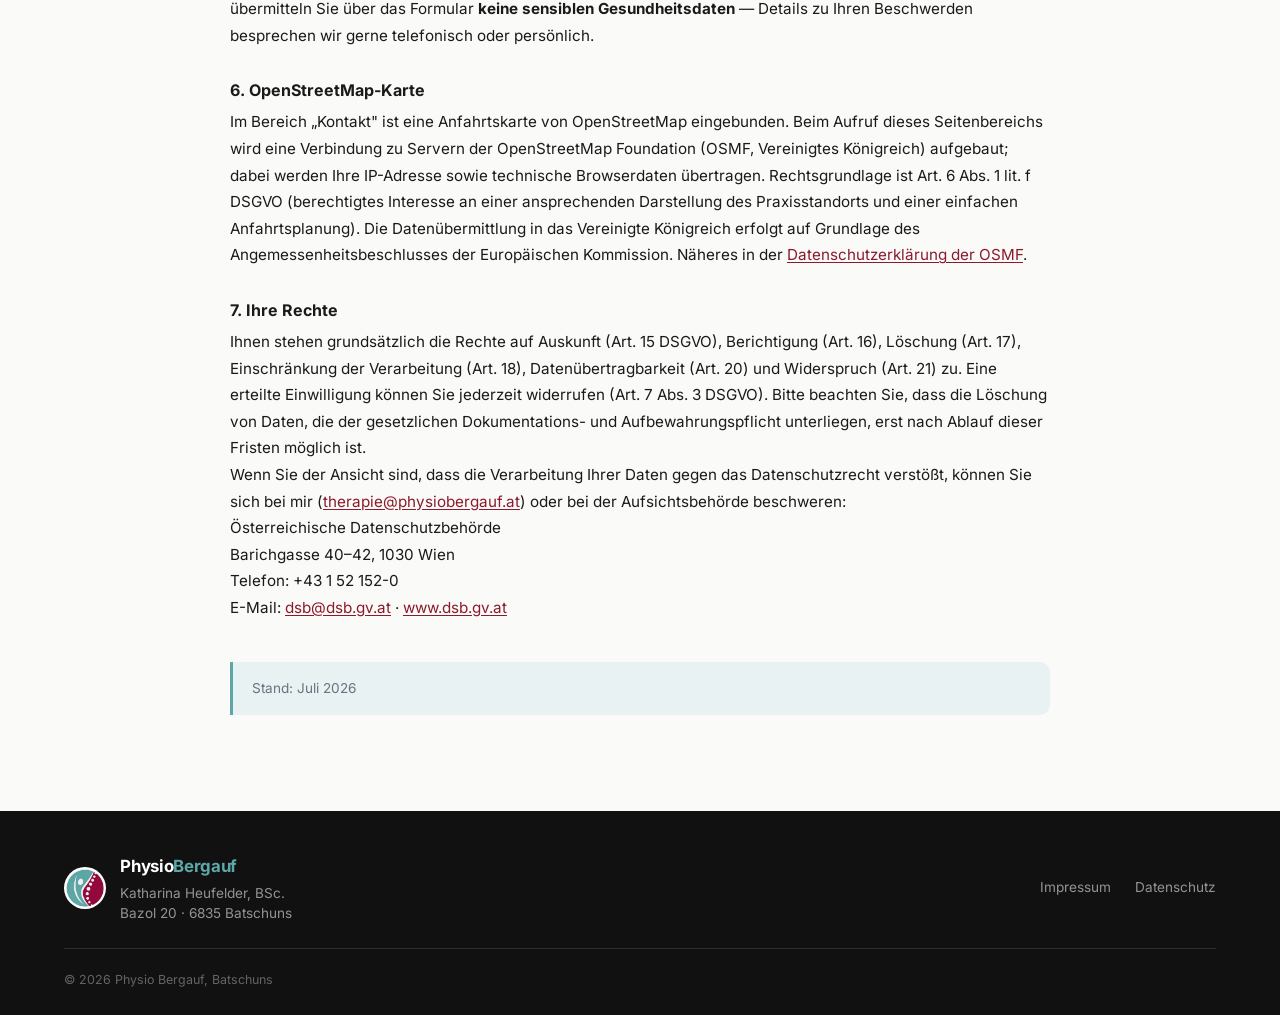
<file: website/datenschutz.html>
<!DOCTYPE html>
<html lang="de">
<head>
  <meta charset="UTF-8" />
  <meta name="viewport" content="width=device-width, initial-scale=1.0" />
  <title>Datenschutzerklärung – Physio Bergauf</title>
  <meta name="description" content="Datenschutzerklärung der Praxis Physio Bergauf – Katharina Heufelder, BSc., Physiotherapie in Batschuns, Vorarlberg." />
  <meta name="robots" content="noindex" />
  <link rel="icon" type="image/png" href="img/logo.png" />
  <link rel="apple-touch-icon" href="img/logo.png" />
  <link rel="stylesheet" href="css/styles.css?v=50" />
</head>
<body>
  <span id="nav-sentinel" aria-hidden="true"></span>

  <!-- ── Nav ── -->
  <nav id="navbar">
    <a href="./" class="nav-logo" aria-label="Physio Bergauf — zur Startseite">
      <img src="img/logo.png" alt="" width="44" height="44" />
      <span class="nav-logo-text">Physio<em>Bergauf</em></span>
    </a>
    <ul class="nav-links" id="navLinks">
      <li><a href="index.html#ueber-mich">Über mich</a></li>
      <li><a href="index.html#leistungen">Leistungen</a></li>
      <li><a href="index.html#ablauf">Ablauf</a></li>
      <li><a href="index.html#kontakt">Kontakt</a></li>
      <li><a href="index.html#terminanfrage" class="nav-cta">Termin anfragen</a></li>
    </ul>
    <button class="burger" id="burger" aria-label="Menü öffnen">
      <span></span><span></span><span></span>
    </button>
  </nav>

  <!-- ── Datenschutz ── -->
  <section class="subpage">
    <div class="legal-content">
      <div class="section-label">Rechtliches</div>
      <h2 class="section-title">Datenschutzerklärung</h2>

      <p>Der Schutz Ihrer personenbezogenen Daten ist mir ein wichtiges Anliegen. Ich verarbeite Ihre Daten ausschließlich auf Grundlage der gesetzlichen Bestimmungen (Datenschutz-Grundverordnung – DSGVO, österreichisches Datenschutzgesetz – DSG). In dieser Datenschutzerklärung informiere ich Sie über die Verarbeitung personenbezogener Daten im Rahmen dieser Website.</p>

      <h3>1. Verantwortliche</h3>
      <p>
        Katharina Heufelder, BSc.<br>
        Physio Bergauf – Praxis für Physiotherapie &amp; Heilmassage<br>
        Bazol 20, 6835 Zwischenwasser, Österreich<br>
        Telefon: <a href="tel:+436649624672">+43 664 9624672</a><br>
        E-Mail: <a href="mailto:therapie@physiobergauf.at">therapie@physiobergauf.at</a>
      </p>

      <h3>2. Keine Cookies, kein Tracking</h3>
      <p>Diese Website verwendet <strong>keine Cookies</strong>, keine Analyse- oder Trackingdienste und keine Werbenetzwerke. Schriftarten werden lokal gehostet — beim Aufruf der Website werden keine Verbindungen zu Google Fonts oder anderen Font-Diensten aufgebaut.</p>

      <h3>3. Hosting (GitHub Pages)</h3>
      <p>Diese Website wird bei GitHub Pages gehostet, einem Dienst der GitHub Inc., 88 Colin P Kelly Jr St, San Francisco, CA 94107, USA (ein Unternehmen von Microsoft). Beim Aufruf der Website verarbeitet GitHub automatisch technische Zugriffsdaten, insbesondere die IP-Adresse der Besucherinnen und Besucher, in Server-Logfiles. Diese Verarbeitung dient der Sicherheit und Stabilität der Bereitstellung; ich selbst habe keinen Zugriff auf diese Logdaten und führe keinerlei eigenes Tracking durch.</p>
      <p>Rechtsgrundlage ist Art. 6 Abs. 1 lit. f DSGVO (berechtigtes Interesse an der sicheren und effizienten Bereitstellung der Website). Die Datenübermittlung in die USA ist zulässig: GitHub Inc. ist unter dem EU-US Data Privacy Framework zertifiziert (Angemessenheitsbeschluss gem. Art. 45 DSGVO); ergänzend kommen Standardvertragsklauseln der EU-Kommission zum Einsatz. Näheres in der <a href="https://docs.github.com/de/site-policy/privacy-policies/github-general-privacy-statement" target="_blank" rel="noopener">Datenschutzerklärung von GitHub</a>.</p>

      <h3>4. Kontaktaufnahme per E-Mail oder Telefon</h3>
      <p>Wenn Sie mich per E-Mail oder Telefon kontaktieren (z.&nbsp;B. für eine Terminanfrage), werden die von Ihnen übermittelten Daten (Name, Kontaktdaten, Inhalt der Nachricht) ausschließlich zur Bearbeitung Ihrer Anfrage und zur Abwicklung einer allfälligen Behandlung verarbeitet.</p>
      <p>Rechtsgrundlagen: Art. 6 Abs. 1 lit. b DSGVO (Anbahnung bzw. Erfüllung des Behandlungsvertrags). Soweit Ihre Nachricht Gesundheitsdaten enthält, erfolgt die Verarbeitung auf Grundlage von Art. 9 Abs. 2 lit. h DSGVO (Gesundheitsversorgung und Behandlung durch eine Angehörige eines gesetzlich geregelten Gesundheitsberufs, die der berufsrechtlichen Verschwiegenheitspflicht nach dem MTD-Gesetz 2024 unterliegt) bzw. Art. 9 Abs. 2 lit. a DSGVO (Einwilligung durch die freiwillige Übermittlung).</p>
      <p><strong>Hinweis:</strong> Unverschlüsselte E-Mails bieten keine vollständige Vertraulichkeit. Sensible gesundheitliche Details können Sie mir gerne stattdessen telefonisch oder persönlich mitteilen.</p>
      <p>Ihre Korrespondenz wird gelöscht, sobald sie für die Zweckerfüllung nicht mehr erforderlich ist. Wird sie Teil der Behandlungsdokumentation, gilt die gesetzliche Aufbewahrungspflicht von 10 Jahren für freiberuflich tätige Angehörige der gehobenen medizinisch-technischen Dienste.</p>

      <h3>5. Kontaktformular (Terminanfrage)</h3>
      <p>Für Terminanfragen steht auf der Startseite ein Kontaktformular zur Verfügung. Verarbeitet werden die von Ihnen eingegebenen Daten (Name, E-Mail-Adresse, optional Telefonnummer, Nachricht) ausschließlich zur Bearbeitung Ihrer Anfrage. Rechtsgrundlagen: Ihre Einwilligung (Art. 6 Abs. 1 lit. a DSGVO, erteilt durch das Absenden des Formulars) sowie Art. 6 Abs. 1 lit. b DSGVO (Anbahnung eines Behandlungsvertrags).</p>
      <p>Der technische Versand erfolgt über den Dienst FormSubmit (<a href="https://formsubmit.co" target="_blank" rel="noopener">formsubmit.co</a>). Dabei werden die Formulardaten beim Absenden an Server dieses Anbieters übertragen und von dort per E-Mail an mich zugestellt. Bitte übermitteln Sie über das Formular <strong>keine sensiblen Gesundheitsdaten</strong> — Details zu Ihren Beschwerden besprechen wir gerne telefonisch oder persönlich.</p>

      <h3>6. OpenStreetMap-Karte</h3>
      <p>Im Bereich „Kontakt" ist eine Anfahrtskarte von OpenStreetMap eingebunden. Beim Aufruf dieses Seitenbereichs wird eine Verbindung zu Servern der OpenStreetMap Foundation (OSMF, Vereinigtes Königreich) aufgebaut; dabei werden Ihre IP-Adresse sowie technische Browserdaten übertragen. Rechtsgrundlage ist Art. 6 Abs. 1 lit. f DSGVO (berechtigtes Interesse an einer ansprechenden Darstellung des Praxisstandorts und einer einfachen Anfahrtsplanung). Die Datenübermittlung in das Vereinigte Königreich erfolgt auf Grundlage des Angemessenheitsbeschlusses der Europäischen Kommission. Näheres in der <a href="https://osmfoundation.org/wiki/Privacy_Policy" target="_blank" rel="noopener">Datenschutzerklärung der OSMF</a>.</p>

      <h3>7. Ihre Rechte</h3>
      <p>Ihnen stehen grundsätzlich die Rechte auf Auskunft (Art. 15 DSGVO), Berichtigung (Art. 16), Löschung (Art. 17), Einschränkung der Verarbeitung (Art. 18), Datenübertragbarkeit (Art. 20) und Widerspruch (Art. 21) zu. Eine erteilte Einwilligung können Sie jederzeit widerrufen (Art. 7 Abs. 3 DSGVO). Bitte beachten Sie, dass die Löschung von Daten, die der gesetzlichen Dokumentations- und Aufbewahrungspflicht unterliegen, erst nach Ablauf dieser Fristen möglich ist.</p>
      <p>Wenn Sie der Ansicht sind, dass die Verarbeitung Ihrer Daten gegen das Datenschutzrecht verstößt, können Sie sich bei mir (<a href="mailto:therapie@physiobergauf.at">therapie@physiobergauf.at</a>) oder bei der Aufsichtsbehörde beschweren:</p>
      <p>
        Österreichische Datenschutzbehörde<br>
        Barichgasse 40–42, 1030 Wien<br>
        Telefon: +43 1 52 152-0<br>
        E-Mail: <a href="mailto:dsb@dsb.gv.at">dsb@dsb.gv.at</a> · <a href="https://www.dsb.gv.at" target="_blank" rel="noopener">www.dsb.gv.at</a>
      </p>

      <div class="legal-note">Stand: Juli 2026</div>
    </div>
  </section>

  <!-- ── Footer ── -->
  <footer>
    <div class="footer-main">
      <div class="footer-brand">
        <img src="img/logo.png" alt="" width="42" height="42" loading="lazy" />
        <div>
          <strong>Physio<em>Bergauf</em></strong>
          <p>Katharina Heufelder, BSc.<br>Bazol 20 · 6835 Batschuns</p>
        </div>
      </div>
      <div class="footer-links">
        <a href="impressum.html">Impressum</a>
        <a href="datenschutz.html">Datenschutz</a>
      </div>
    </div>
    <div class="footer-bottom">© 2026 Physio Bergauf, Batschuns</div>
  </footer>

  <!-- mobile quick-contact bar (visible ≤640px) -->
  <div class="quick-contact">
    <a href="tel:+436649624672">
      <svg viewBox="0 0 24 24" fill="none" stroke="currentColor" stroke-width="2" stroke-linecap="round" stroke-linejoin="round"><path d="M3 5a2 2 0 012-2h3.28a1 1 0 01.948.684l1.498 4.493a1 1 0 01-.502 1.21l-2.257 1.13a11.042 11.042 0 005.516 5.516l1.13-2.257a1 1 0 011.21-.502l4.493 1.498a1 1 0 01.684.949V19a2 2 0 01-2 2h-1C9.716 21 3 14.284 3 6V5z"/></svg>
      Anrufen
    </a>
    <a href="index.html#terminanfrage">
      <svg viewBox="0 0 24 24" fill="none" stroke="currentColor" stroke-width="2" stroke-linecap="round" stroke-linejoin="round"><path d="M8 7V3m8 4V3m-9 8h10M5 21h14a2 2 0 002-2V7a2 2 0 00-2-2H5a2 2 0 00-2 2v12a2 2 0 002 2z"/></svg>
      Anfrage
    </a>
  </div>

  <script defer src="js/main.js?v=15"></script>
</body>
</html>
</file>
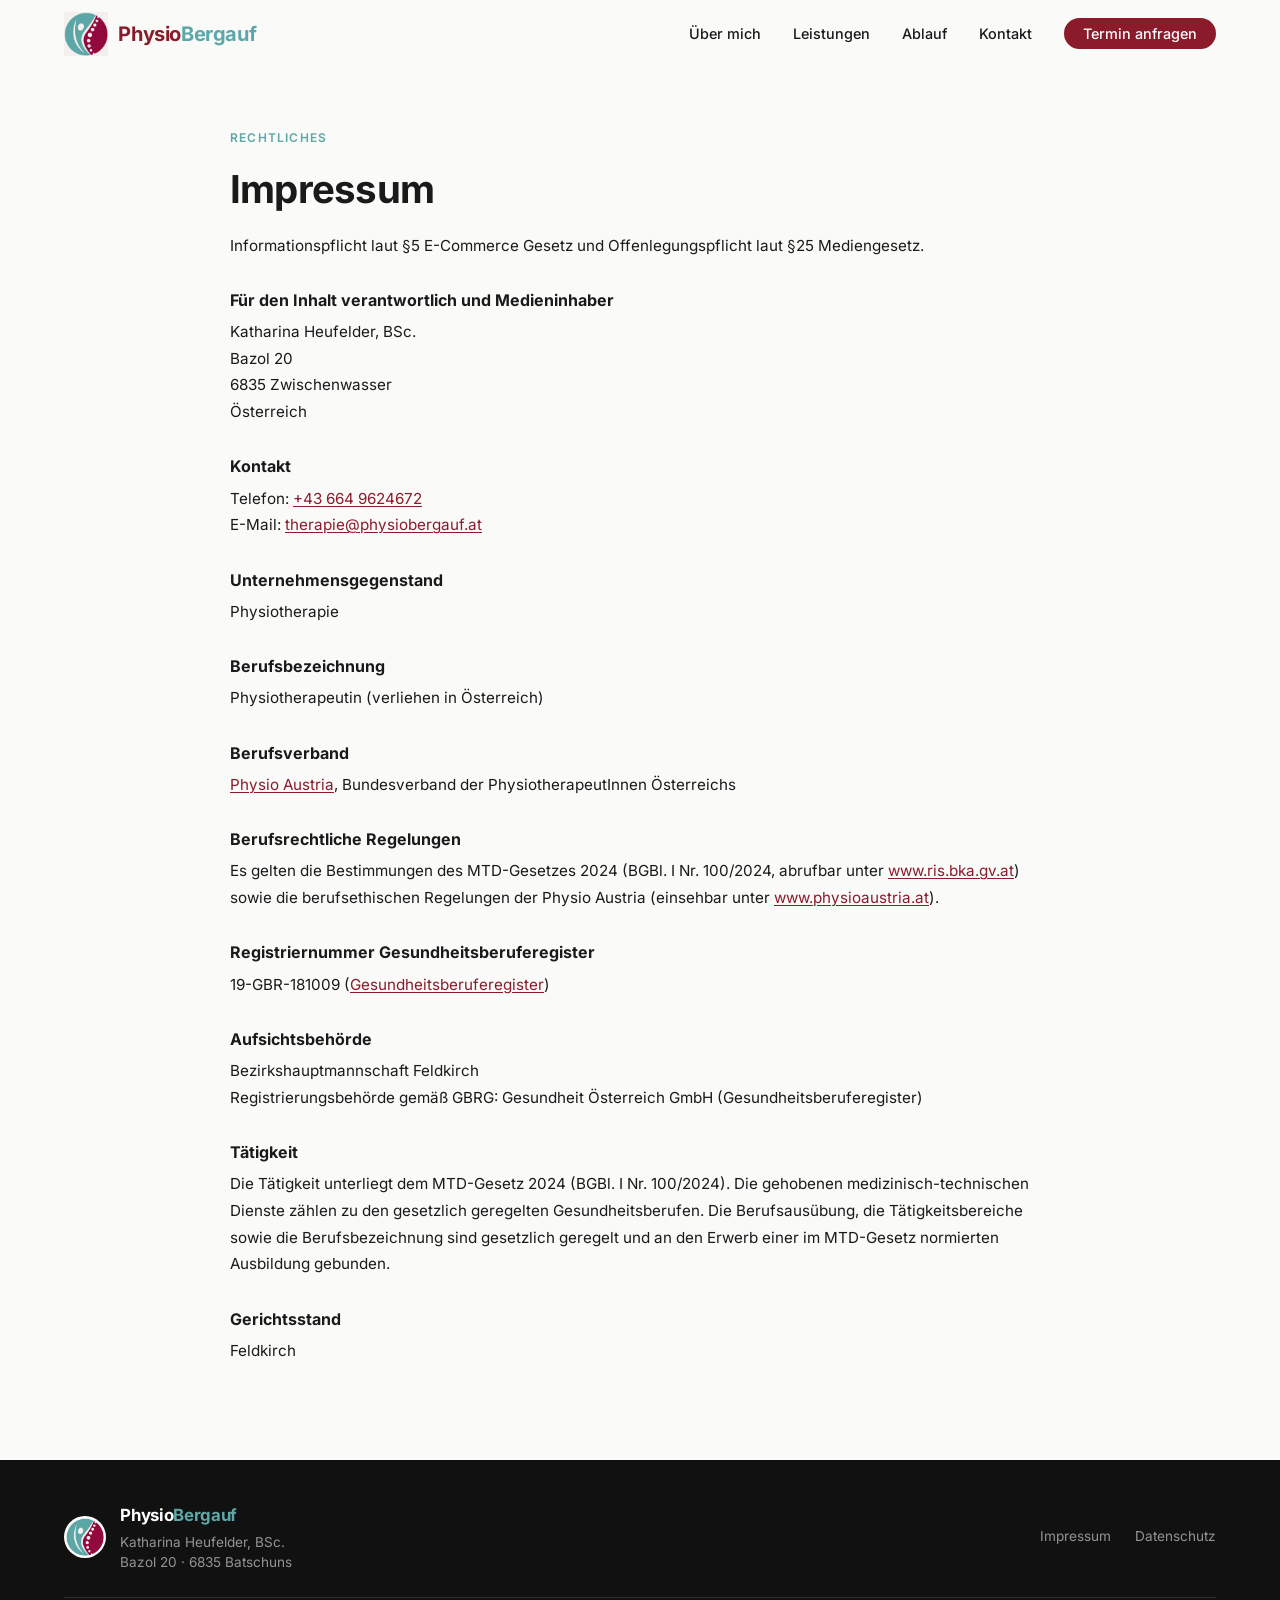
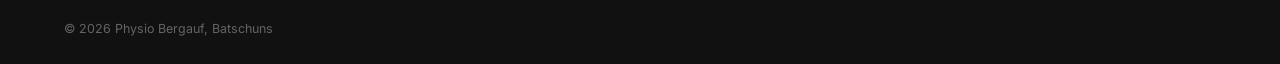
<file: website/impressum.html>
<!DOCTYPE html>
<html lang="de">
<head>
  <meta charset="UTF-8" />
  <meta name="viewport" content="width=device-width, initial-scale=1.0" />
  <title>Impressum – Physio Bergauf</title>
  <meta name="description" content="Impressum der Praxis Physio Bergauf – Katharina Heufelder, BSc., Physiotherapie in Batschuns, Vorarlberg." />
  <meta name="robots" content="noindex" />
  <link rel="icon" type="image/png" href="img/logo.png" />
  <link rel="apple-touch-icon" href="img/logo.png" />
  <link rel="stylesheet" href="css/styles.css?v=50" />
</head>
<body>
  <span id="nav-sentinel" aria-hidden="true"></span>

  <!-- ── Nav ── -->
  <nav id="navbar">
    <a href="./" class="nav-logo" aria-label="Physio Bergauf — zur Startseite">
      <img src="img/logo.png" alt="" width="44" height="44" />
      <span class="nav-logo-text">Physio<em>Bergauf</em></span>
    </a>
    <ul class="nav-links" id="navLinks">
      <li><a href="index.html#ueber-mich">Über mich</a></li>
      <li><a href="index.html#leistungen">Leistungen</a></li>
      <li><a href="index.html#ablauf">Ablauf</a></li>
      <li><a href="index.html#kontakt">Kontakt</a></li>
      <li><a href="index.html#terminanfrage" class="nav-cta">Termin anfragen</a></li>
    </ul>
    <button class="burger" id="burger" aria-label="Menü öffnen">
      <span></span><span></span><span></span>
    </button>
  </nav>

  <!-- ── Impressum ── -->
  <section class="subpage">
    <div class="legal-content">
      <div class="section-label">Rechtliches</div>
      <h2 class="section-title">Impressum</h2>

      <p>Informationspflicht laut §5 E-Commerce Gesetz und Offenlegungspflicht laut §25 Mediengesetz.</p>

      <h3>Für den Inhalt verantwortlich und Medieninhaber</h3>
      <p>
        Katharina Heufelder, BSc.<br>
        Bazol 20<br>
        6835 Zwischenwasser<br>
        Österreich
      </p>

      <h3>Kontakt</h3>
      <p>
        Telefon: <a href="tel:+436649624672">+43 664 9624672</a><br>
        E-Mail: <a href="mailto:therapie@physiobergauf.at">therapie@physiobergauf.at</a>
      </p>

      <h3>Unternehmensgegenstand</h3>
      <p>Physiotherapie</p>

      <h3>Berufsbezeichnung</h3>
      <p>Physiotherapeutin (verliehen in Österreich)</p>

      <h3>Berufsverband</h3>
      <p><a href="https://www.physioaustria.at" target="_blank" rel="noopener">Physio Austria</a>, Bundesverband der PhysiotherapeutInnen Österreichs</p>

      <h3>Berufsrechtliche Regelungen</h3>
      <p>Es gelten die Bestimmungen des MTD-Gesetzes 2024 (BGBl. I Nr. 100/2024, abrufbar unter <a href="https://www.ris.bka.gv.at" target="_blank" rel="noopener">www.ris.bka.gv.at</a>) sowie die berufsethischen Regelungen der Physio Austria (einsehbar unter <a href="https://www.physioaustria.at" target="_blank" rel="noopener">www.physioaustria.at</a>).</p>

      <h3>Registriernummer Gesundheitsberuferegister</h3>
      <p>19-GBR-181009 (<a href="https://gbr-public.ehealth.gv.at" target="_blank" rel="noopener">Gesundheitsberuferegister</a>)</p>

      <h3>Aufsichtsbehörde</h3>
      <p>Bezirkshauptmannschaft Feldkirch<br>Registrierungsbehörde gemäß GBRG: Gesundheit Österreich GmbH (Gesundheitsberuferegister)</p>

      <h3>Tätigkeit</h3>
      <p>Die Tätigkeit unterliegt dem MTD-Gesetz 2024 (BGBl. I Nr. 100/2024). Die gehobenen medizinisch-technischen Dienste zählen zu den gesetzlich geregelten Gesundheitsberufen. Die Berufsausübung, die Tätigkeitsbereiche sowie die Berufsbezeichnung sind gesetzlich geregelt und an den Erwerb einer im MTD-Gesetz normierten Ausbildung gebunden.</p>

      <h3>Gerichtsstand</h3>
      <p>Feldkirch</p>
    </div>
  </section>

  <!-- ── Footer ── -->
  <footer>
    <div class="footer-main">
      <div class="footer-brand">
        <img src="img/logo.png" alt="" width="42" height="42" loading="lazy" />
        <div>
          <strong>Physio<em>Bergauf</em></strong>
          <p>Katharina Heufelder, BSc.<br>Bazol 20 · 6835 Batschuns</p>
        </div>
      </div>
      <div class="footer-links">
        <a href="impressum.html">Impressum</a>
        <a href="datenschutz.html">Datenschutz</a>
      </div>
    </div>
    <div class="footer-bottom">© 2026 Physio Bergauf, Batschuns</div>
  </footer>

  <!-- mobile quick-contact bar (visible ≤640px) -->
  <div class="quick-contact">
    <a href="tel:+436649624672">
      <svg viewBox="0 0 24 24" fill="none" stroke="currentColor" stroke-width="2" stroke-linecap="round" stroke-linejoin="round"><path d="M3 5a2 2 0 012-2h3.28a1 1 0 01.948.684l1.498 4.493a1 1 0 01-.502 1.21l-2.257 1.13a11.042 11.042 0 005.516 5.516l1.13-2.257a1 1 0 011.21-.502l4.493 1.498a1 1 0 01.684.949V19a2 2 0 01-2 2h-1C9.716 21 3 14.284 3 6V5z"/></svg>
      Anrufen
    </a>
    <a href="index.html#terminanfrage">
      <svg viewBox="0 0 24 24" fill="none" stroke="currentColor" stroke-width="2" stroke-linecap="round" stroke-linejoin="round"><path d="M8 7V3m8 4V3m-9 8h10M5 21h14a2 2 0 002-2V7a2 2 0 00-2-2H5a2 2 0 00-2 2v12a2 2 0 002 2z"/></svg>
      Anfrage
    </a>
  </div>

  <script defer src="js/main.js?v=15"></script>
</body>
</html>
</file>
<file: website/css/styles.css>
/* ── Self-hosted fonts (variable, latin subset) — no Google Fonts requests (DSGVO) ── */
@font-face {
  font-family: 'Inter';
  font-style: normal;
  font-weight: 300 800;
  font-display: swap;
  src: url('../fonts/inter-var.woff2') format('woff2');
}
@font-face {
  font-family: 'Dancing Script';
  font-style: normal;
  font-weight: 600 700;
  font-display: swap;
  src: url('../fonts/dancing-script-var.woff2') format('woff2');
}

/* ── Reset & Base ── */
*, *::before, *::after { box-sizing: border-box; margin: 0; padding: 0; }
html { scroll-behavior: smooth; scroll-padding-top: 68px; }
body {
  font-family: 'Inter', sans-serif;
  background: #FAFAF8;
  color: #1A1A1A;
  line-height: 1.6;
}

/* ── Design Tokens ── */
:root {
  --red:    #8B1A2B;
  --red-dk: #6B1220;
  --red-btn:  #8B1A2B;   /* buttons & logo — zurück auf Original-Bordeaux */
  --teal-btn: #5DA7A8;   /* buttons & logo — zurück auf Original-Türkis */
  --teal:   #5DA7A8;
  --teal-lt:#E8F2F2;
  --bg:     #FAFAF8;
  --bg2:    #F2F0ED;
  --txt:    #1A1A1A;
  --muted:  #6B7280;
  --radius: 14px;
  --shadow: 0 4px 24px rgba(0,0,0,.07);
}

/* ── Nav ── */
nav {
  position: fixed; top: 0; left: 0; right: 0; z-index: 100;
  display: flex; align-items: center; justify-content: space-between;
  padding: 0 5vw;
  height: 68px;
  /* oben transparent über dem Hero; Leiste erscheint erst beim Scrollen.
     solid translucent — no backdrop-filter (keeps scroll smooth) */
  background: transparent;
  border-bottom: 1px solid transparent;
  transition: background-color .3s, border-color .3s, box-shadow .3s;
}
nav.scrolled {
  background: rgba(250,250,248,.97);
  border-bottom-color: rgba(0,0,0,.06);
  box-shadow: 0 2px 20px rgba(0,0,0,.08);
}
.nav-logo {
  display: inline-flex; align-items: center; gap: .65rem;
  text-decoration: none;
  transition: opacity .3s;
}
/* im Hero ausgeblendet (JS setzt die Klasse auf Seiten mit Hero);
   erscheint zusammen mit der Leiste, sobald gescrollt wird (nav.scrolled) */
.nav-logo.logo-waiting { opacity: 0; pointer-events: none; }
nav.scrolled .nav-logo.logo-waiting { opacity: 1; pointer-events: auto; }
.nav-logo img {
  height: 44px; width: 44px; display: block;
}
.nav-logo-text {
  font-size: 1.25rem; font-weight: 700; color: var(--red-btn);
  letter-spacing: -.02em;
}
.nav-logo-text em { color: var(--teal-btn); font-style: normal; }
.nav-links { display: flex; gap: 2rem; list-style: none; }
.nav-links a {
  text-decoration: none; color: var(--txt); font-size: .9rem; font-weight: 500;
  transition: color .2s;
}
.nav-links a:hover { color: var(--teal); }
.nav-cta {
  background: var(--red-btn); color: #fff !important;
  padding: .45rem 1.2rem; border-radius: 999px;
  transition: background .2s !important;
}
.nav-cta:hover { background: var(--red-dk) !important; color: #fff !important; }

/* burger hidden by default */
.burger { display: none; flex-direction: column; gap: 5px; cursor: pointer; border: none; background: none; padding: 4px; }
.burger span { display: block; width: 24px; height: 2px; background: var(--txt); border-radius: 2px; transition: .3s; }

/* nav-shadow sentinel (invisible) */
#nav-sentinel { position: absolute; top: 0; left: 0; height: 1px; width: 1px; }

/* ── Hero ── */
#hero {
  min-height: 100vh;
  display: flex; flex-direction: column;
  align-items: center; justify-content: center;
  padding: 140px 5vw 200px;
  position: relative; overflow: hidden;
}
.hero-bg {
  position: absolute; inset: 0; z-index: 0;
}
/* filter is baked into hero.jpg — no runtime filter */
.hero-bg img {
  width: 100%; height: 100%; object-fit: cover; display: block;
  transform: translateZ(0);   /* own compositor layer — raster once, cheap scroll */
}
.hero-bg::after {
  content: '';
  position: absolute; inset: 0;
  transform: translateZ(0);
  /* Ganzbild-Behandlung statt Text-Schatten — heller Schleier, 50% */
  background: rgba(250,248,245,.50);
}
/* bottom fade — smooth transition into #willkommen (#F2F0ED) */
.hero-bg::before {
  content: '';
  position: absolute; left: 0; right: 0; bottom: 0;
  transform: translateZ(0);
  height: 30vh;
  background: linear-gradient(to bottom,
    rgba(242,240,237,0)    0%,
    rgba(242,240,237,.10)  15%,
    rgba(242,240,237,.25)  30%,
    rgba(242,240,237,.40)  42%,
    rgba(242,240,237,.50)  50%,
    rgba(242,240,237,.65)  60%,
    rgba(242,240,237,.82)  75%,
    rgba(242,240,237,.94)  88%,
    #F2F0ED                100%);
  z-index: 1; pointer-events: none;
}
.hero-content {
  position: relative; z-index: 1;
  display: flex; flex-direction: column; align-items: center;
  text-align: center; max-width: 800px;
  /* Inhalt sichtbar über die Mitte anheben (+ Compositor-Layer) */
  transform: translateY(-7vh) translateZ(0);
}
/* Logo über der Headline — gefüllt ohne Weiß, 60% Deckkraft */
.hero-logo-outline {
  width: clamp(88px, 12vw, 130px); height: auto;
  opacity: .6;
  /* größerer Abstand nach unten rückt das Logo (zentriertes Layout) etwas höher */
  margin-bottom: 2.6rem;
}
/* Lesbarkeit kommt vom Ganzbild-Overlay — keine Text-Schatten mehr */
/* Bold/M variant — giant Physio Bergauf headline */
.hero-content h1 {
  font-size: clamp(4rem, 10vw, 8.5rem);
  font-weight: 700; line-height: .95;
  letter-spacing: -.04em; color: var(--txt);
  margin-bottom: 1.5rem;
}
.hero-content h1 em {
  display: block; font-style: normal;
  color: var(--red);
  font-family: 'Dancing Script', cursive;
  font-weight: 700;
  font-size: 1.15em;          /* script reads smaller — scale up vs the caps line */
  letter-spacing: 0;
  line-height: 1.05;
  margin-top: .1rem;
}
/* Line-Art: Puls-Linie wird Bergsilhouette — zwischen Ortsangabe und Quote */
.hero-art {
  width: clamp(220px, 34vw, 330px); height: auto;
  margin: -0.4rem 0 1.4rem;
  opacity: .85;
}
/* hero location pin (Batschuns) under the headline */
.hero-loc {
  display: inline-flex; align-items: center; gap: .4rem;
  margin: -.3rem 0 2.2rem;
  font-size: 1rem; font-weight: 700; color: #1A1A1A;
}
.hero-loc svg { color: var(--red); flex-shrink: 0; }

/* hero quote — same look as the Über-mich quote (teal left border + italic, no box) */
/* sits on the left, vertically aligned with the centered CTA buttons */
.hero-quote-box {
  position: absolute; left: 5vw; right: auto;
  top: 50%; bottom: auto; transform: translateY(-50%) translateZ(0);
  margin: 175px 0 0; z-index: 2;
  width: min(340px, calc(50% - 224px - 5vw));
  text-align: left;
  font-family: Georgia, 'Times New Roman', serif; font-style: italic;
  font-size: clamp(0.98rem, 1.2vw, 1.15rem); line-height: 1.5; color: #1A1A1A;
  padding: .4rem 0 .4rem 1.2rem;
  border-left: 3px solid var(--teal);
  font-weight: 500;
}

.btn-group { display: flex; gap: 1rem; flex-wrap: wrap; justify-content: center; }
.btn-primary {
  display: inline-flex; align-items: center; gap: .5rem;
  background: var(--red-btn); color: #fff;
  padding: .8rem 1.8rem; border-radius: 999px;
  font-weight: 600; font-size: .95rem; text-decoration: none;
  transition: background .2s, transform .15s;
}
.btn-primary:hover { background: var(--red-dk); transform: translateY(-1px); }
.btn-secondary {
  display: inline-flex; align-items: center; gap: .5rem;
  background: var(--teal-btn); color: #fff;
  padding: .8rem 1.8rem; border-radius: 999px;
  font-weight: 600; font-size: .95rem; text-decoration: none;
  border: 2px solid var(--teal);
  transition: background .2s, border-color .2s, transform .15s;
}
.btn-secondary:hover {
  background: #4A8E8F; border-color: #4A8E8F;
  transform: translateY(-1px);
}
.hero-scroll {
  position: absolute; bottom: 2.5rem; left: 50%; transform: translateX(-50%);
  display: flex; flex-direction: column; align-items: center; gap: .4rem;
  color: var(--muted); font-size: .78rem; text-decoration: none;
  animation: bounce 2.5s infinite; z-index: 3;
}
.hero-scroll svg { opacity: .5; }
@keyframes bounce { 0%,100%{ transform:translateX(-50%) translateY(0)} 50%{ transform:translateX(-50%) translateY(6px)} }

/* ── Banner hero (alternative homepage: full-width portrait banner) ── */
#hero.hero-banner {
  min-height: auto; padding: 68px 0 0; display: block; overflow: visible;
}
.hero-banner-img img { width: 100%; height: auto; display: block; }
.hero-banner-actions {
  max-width: 820px; margin: 0 auto;
  padding: 2.2rem 5vw 1rem;
  display: flex; flex-direction: column; align-items: center; gap: 1.3rem;
  text-align: center;
}
.hero-banner-actions > p {
  font-size: 1.12rem; color: var(--txt); font-weight: 500;
  max-width: 560px; line-height: 1.7; margin: 0;
}
.hero-banner .btn-group { justify-content: center; }
.hero-banner .hero-trust { margin-top: 0; }
.hero-banner .trust-item {
  background: #fff; backdrop-filter: none; -webkit-backdrop-filter: none;
  border-color: rgba(93,167,168,.3);
}

/* ── Section Shared ── */
section { padding: 96px 5vw; }
.section-label {
  display: inline-block;
  font-size: .75rem; font-weight: 600; letter-spacing: .1em; text-transform: uppercase;
  color: var(--teal); margin-bottom: .75rem;
}
.section-title {
  font-size: clamp(1.7rem, 3vw, 2.4rem);
  font-weight: 700; letter-spacing: -.02em;
  margin-bottom: .75rem;
}
.section-sub {
  font-size: 1rem; color: var(--muted); max-width: 520px;
  margin-bottom: 3rem;
}

/* ── Map watermark (decorative Austria journey map: Kärnten → Tirol → Vorarlberg) ── */
/* Add the `map-bg` class to any section to show the map faintly behind its content.
   Currently on #willkommen and #ueber-mich for comparison — remove the class from
   whichever placement(s) you don't want to keep. */
.map-bg { position: relative; isolation: isolate; }
.map-bg::before {
  content: ''; position: absolute; inset: 0; z-index: 0;
  background: url('../img/austria-map.svg') no-repeat;
  background-size: 90%;
  background-position: center;
  opacity: .09;                                    /* very transparent — single subtlety knob */
  pointer-events: none;
}
.map-bg > * { position: relative; z-index: 1; }    /* keep real content above the watermark */
/* per-section placement tweaks — large, faint background texture */
/* Round 4b — full Austria bleeding off the right edge (Kärnten at the right; the eastern
   states run off-screen, clipped in the SVG viewBox). The 3 journey states are slightly
   highlighted. One glass option per placement, each with a shadow so it reads on the light
   bg; compare in context. */
/* Map: full Austria — Vorarlberg ~30% from the left, Kärnten just above each section's
   following red banner. Thin white outline, journey states slightly filled. (Willkommen
   has no map.) */
#ueber-mich.map-bg::before,
#ueber-mich-2.map-bg::before {
  background-image: url('../img/austria-full-white-thin.svg');
  background-size: 72% auto; background-position: 104% calc(100% + 6px); opacity: .5;
  filter: drop-shadow(0 2px 5px rgba(28,38,40,.45));
  transform: translateZ(0);   /* drop-shadow rasters once instead of on every scroll frame */
}
@media (max-width: 640px) {
  /* Handy: Österreich-Karte volle Deckkraft — ging sonst fast unter */
  #ueber-mich.map-bg::before { opacity: 1; background-size: 88% auto; }
}

/* ── Section Banner ── */
.has-banner { padding-top: 0; }
.section-banner {
  position: relative;
  width: calc(100% + 10vw);
  margin-left: -5vw; margin-right: -5vw;
  height: 200px; overflow: hidden;
  margin-bottom: 4rem;
}
.section-banner-overlay {
  position: absolute; inset: 0;
  display: flex; flex-direction: column; justify-content: flex-end;
  padding: 2.4rem 5vw;
}
.section-banner-overlay .section-label { color: rgba(255,255,255,.8); margin-bottom: .5rem; }
.section-banner-overlay .section-title { color: #fff; margin-bottom: 0; }

/* photo banner (Kontakt) */
.banner-photo img {
  width: 100%; height: 100%; object-fit: cover; display: block;
}
.banner-photo .section-banner-overlay {
  background: linear-gradient(to bottom, rgba(0,0,0,.05) 0%, rgba(0,0,0,.18) 40%, rgba(0,0,0,.58) 100%);
}

/* colour banners (no photo) */
.banner-teal {
  background: linear-gradient(135deg, #1a9090 0%, var(--teal) 55%, #52d4d4 100%);
}
.banner-red {
  background: linear-gradient(135deg, #5c0f1c 0%, var(--red) 55%, #b02338 100%);
}

/* ── Über mich ── */
#ueber-mich { background: var(--bg2); }
/* text/portrait left · timeline right */
.ueber-grid {
  display: grid; grid-template-columns: minmax(300px, .92fr) 1.08fr;
  gap: 3.5rem; align-items: start;
}
.ueber-timelinecol .werdegang { margin-top: 0; }
/* portrait + name form a header row above the bio text */
.ueber-head {
  display: flex; align-items: center; gap: 1.4rem; margin-bottom: 1.8rem;
}
.ueber-head .portrait-wrap { flex-shrink: 0; margin-bottom: 0; }
.portrait-wrap { position: relative; }
/* round avatar (the source photo is already a circular head) */
.portrait-img {
  width: 132px; height: 132px; border-radius: 50%;
  object-fit: cover; display: block;
  border: 3px solid var(--teal);
  box-shadow: var(--shadow);
  background: var(--teal-lt);
}
.ueber-head-text .section-label { display: block; margin-bottom: .4rem; }
.ueber-head-text .section-title { margin-bottom: 0; }
@media (max-width: 640px) {
  .ueber-head { gap: 1rem; }
  .portrait-img { width: 96px; height: 96px; }
}
/* Über-mich banner — full-width, edges blended into the page (soft top/bottom fade) */
.ueber-banner {
  width: calc(100% + 10vw); margin: 0 -5vw 2rem;
}
.ueber-banner img {
  width: 100%; height: auto; max-height: 460px;
  object-fit: cover; object-position: center; display: block;
  -webkit-mask-image: linear-gradient(to bottom, transparent 0, #000 30px, #000 calc(100% - 26px), transparent 100%);
          mask-image: linear-gradient(to bottom, transparent 0, #000 30px, #000 calc(100% - 26px), transparent 100%);
}
/* Handy: rundes Porträt statt Breitbanner in Über mich */
.ueber-portrait-mobile { display: none; }

/* Porträt rechts vom Bio-Text (Desktop/Tablet), Text fließt darum */
.ueber-portrait-float {
  float: right;
  width: min(250px, 38%);
  margin: .4rem 0 1rem 1.6rem;
  position: relative; z-index: 0;
}
.ueber-portrait-float img {
  width: 100%; height: auto; display: block;
  border-radius: 50%;
  box-shadow: var(--shadow);
}
/* türkiser Akzent-Kreis, unten rechts versetzt */
.ueber-portrait-float::before {
  content: '';
  position: absolute; bottom: -10px; right: -10px;
  width: 55%; height: 55%;
  background: var(--teal-lt);
  border: 3px solid var(--teal);
  border-radius: 50%; z-index: -1;
}
.ueber-quals { clear: both; }
@media (max-width: 640px) {
  .ueber-portrait-float { display: none; }
}
@media (max-width: 640px) {
  .ueber-banner { display: none; }
  .ueber-portrait-mobile {
    display: block; width: 190px; margin: 0 auto 1.6rem;
    position: relative; z-index: 0;
  }
  .ueber-portrait-mobile img {
    width: 190px; height: 190px; border-radius: 50%;
    box-shadow: var(--shadow); display: block;
  }
  /* türkiser Akzent-Kreis wie beim Desktop-Porträt */
  .ueber-portrait-mobile::before {
    content: '';
    position: absolute; bottom: -9px; right: -9px;
    width: 55%; height: 55%;
    background: var(--teal-lt);
    border: 3px solid var(--teal);
    border-radius: 50%; z-index: -1;
  }
}
/* temporary A/B comparison label */
.variant-tag {
  font-size: .72rem; font-weight: 700; letter-spacing: .1em;
  text-transform: uppercase; color: var(--teal); margin-bottom: 1rem;
}
.ueber-text p { color: var(--muted); line-height: 1.85; margin-bottom: 1rem; font-size: .97rem; }
/* Kurzvorstellung: nur mobil im eingeklappten Zustand (Regel im 640er-Block) */
.ueber-intro-kurz { display: none; }
.ueber-quals {
  display: flex; flex-wrap: wrap; gap: .6rem; margin-top: 1.8rem;
}
.qual-tag {
  background: #fff; border: 1px solid rgba(93,167,168,.35);
  color: var(--txt); font-size: .8rem; font-weight: 500;
  padding: .35rem .85rem; border-radius: 999px;
}
@media (max-width: 980px) {
  .ueber-grid { grid-template-columns: 1fr; gap: 2.5rem; }
  /* stack order: bio → Werdegang → Fortbildungen (move accordion below the timeline) */
  .ueber-textcol { display: contents; }
  .ueber-head { order: 0; }
  .ueber-text { order: 1; }
  .ueber-timelinecol { order: 2; }
  /* Akkordeon-Paar kompakt: Grid-Gap + margin-top ergaben ~72px Abstand
     (höhere Spezifität nötig — die Basis-Regel .fb steht später im File) */
  .ueber-textcol > .fb { order: 3; margin-top: -1.4rem; }
}

/* ── Fortbildungen — expandable list (left column) ── */
.fb {
  margin-top: 2rem;
  border: 1px solid rgba(93,167,168,.3);
  border-radius: var(--radius);
  background: #fff;
  box-shadow: var(--shadow);
  overflow: hidden;
}
.fb summary {
  cursor: pointer; list-style: none;
  display: flex; align-items: center; gap: .6rem;
  padding: 1rem 1.2rem;
  font-weight: 700; font-size: .95rem; color: var(--txt);
}
.fb summary::-webkit-details-marker { display: none; }
.fb-count {
  background: var(--teal-lt); color: #2f7d7e;
  font-size: .72rem; font-weight: 700;
  padding: .12rem .5rem; border-radius: 999px;
}
.fb-chevron { margin-left: auto; color: var(--teal); transition: transform .3s; flex-shrink: 0; }
.fb[open] .fb-chevron { transform: rotate(180deg); }
.fb-list {
  list-style: none; display: grid; gap: .6rem;
  padding: 0 1.2rem 1.2rem;
}
.fb-list li {
  font-size: .85rem; color: var(--muted); line-height: 1.45;
  position: relative; padding-left: 1rem;
}
.fb-list li::before {
  content: ''; position: absolute; left: 0; top: .5em;
  width: 6px; height: 6px; border-radius: 50%; background: var(--teal);
}
/* Werdegang-Timeline im selben Akkordeon-Stil (rechte Spalte) */
.werdegang .fb { margin-top: 0; }
/* Desktop: Werdegang startet offen (JS setzt open) und die Box lässt die
   Österreich-Karte leicht durchscheinen */
@media (min-width: 981px) {
  .werdegang .fb { background: rgba(255,255,255,.72); }
}
.fb .vtl2 { padding: .2rem 1.2rem 1.2rem; }

/* ── Willkommen ── */
#willkommen { background: var(--bg2); padding: 96px 5vw 80px; }
.willkommen-content {
  max-width: 820px; margin: 0 auto; text-align: center;
}
/* Widescreen: Überschrift mittig über volle Breite, darunter Text links / Raumfoto rechts */
@media (min-width: 1100px) {
  .willkommen-content {
    max-width: 1280px;
    display: grid; grid-template-columns: 1fr 1fr;
    gap: 0 3.5rem; align-items: center;
    text-align: left;
  }
  .willkommen-head { grid-column: 1 / -1; text-align: center; margin-bottom: 2.2rem; }
  /* Reihenfolge im Markup: Bild vor Text — auf Widescreen bleibt Text links, Foto rechts */
  .willkommen-content .willkommen-text { grid-column: 1; grid-row: 2; }
  .willkommen-content .willkommen-img { grid-column: 2; grid-row: 2; margin: 0; }
}
.willkommen-title {
  font-size: clamp(1.9rem, 3.4vw, 2.8rem) !important;
  line-height: 1.18; margin-bottom: 1.8rem;
}
.willkommen-title em {
  color: var(--red); font-style: normal;
}
.willkommen-content p {
  font-size: 1.05rem; color: var(--txt); line-height: 1.7;
  margin-bottom: 1.2rem;
}
.willkommen-cta {
  font-weight: 600; color: var(--red) !important;
  font-size: 1.08rem !important; margin-top: 1.2rem;
}
.willkommen-loc {
  display: inline-flex; align-items: center; gap: .4rem;
  margin: -.6rem 0 1.6rem;
  font-size: .95rem; font-weight: 600; color: var(--txt);
}
.willkommen-loc svg { color: var(--red); flex-shrink: 0; }
.willkommen-img {
  /* Bild folgt direkt auf die Überschrift — Abstand nach unten zum Text */
  margin: 0 auto 2.2rem;
  border-radius: var(--radius); overflow: hidden;
  box-shadow: var(--shadow);
}
.willkommen-img img {
  width: 100%; height: auto; display: block;
  aspect-ratio: 16/9; object-fit: cover;
}
/* kleine Praxis-Galerie: 5er-Leiste, gleiche Breite wie der Inhalt darüber; kompaktes Raster mobil */
.willkommen-gallery {
  max-width: 1280px; margin: 1.5rem auto 0;
  display: grid; grid-template-columns: repeat(5, 1fr); gap: 1rem;
}
.willkommen-gallery img {
  width: 100%; height: clamp(220px, 17vw, 320px); object-fit: cover; display: block;
  border-radius: var(--radius); box-shadow: var(--shadow);
}
.gallery-toggle { display: none; }
@media (max-width: 900px) {
  .willkommen-gallery { grid-template-columns: 1fr 1fr; gap: .8rem; grid-auto-flow: dense; }
  .willkommen-gallery img { height: auto; aspect-ratio: 1/1; }
  /* Fußmatte (4. Bild) als breite Kachel über beide Spalten */
  .willkommen-gallery img:nth-child(4) { grid-column: span 2; aspect-ratio: 21/10; }
  /* eingeklappt: erstes Kachelpaar, Rest hinter „Mehr zeigen" */
  .willkommen-gallery:not(.expanded) img:nth-child(n+3) { display: none; }
  .gallery-toggle {
    display: block; margin: 1rem auto 0;
    cursor: pointer; font-family: inherit;
    background: #fff; color: var(--teal);
    border: 1px solid rgba(93,167,168,.45);
    padding: .55rem 1.4rem; border-radius: 999px;
    font-size: .88rem; font-weight: 600;
    box-shadow: 0 2px 8px rgba(0,0,0,.04);
  }
}

/* ── Über mich — Werdegang & Zusatzausbildungen ── */
.werdegang { margin-top: 2.2rem; }
.werdegang h3 {
  font-size: .8rem; font-weight: 700; letter-spacing: .08em; text-transform: uppercase;
  color: var(--teal); margin-bottom: 1rem;
}
/* visual timeline — two-sided, central spine (Werdegang left · Fortbildung right) */
.vtl-head {
  display: grid; grid-template-columns: 1fr 72px 1fr; column-gap: 1.4rem;
  margin-bottom: 1.1rem;
}
.vtl-head span {
  font-size: .72rem; font-weight: 700; text-transform: uppercase; letter-spacing: .07em;
}
.vtl-head .h-left  { text-align: right; color: var(--red); }
.vtl-head .h-right { text-align: left;  color: #2f7d7e; }

.vtl2 { list-style: none; position: relative; }
.vtl2::before {
  content: ''; position: absolute; left: 50%; transform: translateX(-50%);
  top: 8px; bottom: 8px; width: 2px; background: rgba(93,167,168,.3);
}
.vtl2-year {
  display: grid; grid-template-columns: 1fr 72px 1fr; column-gap: 1.4rem;
  align-items: start; margin-bottom: 1.5rem;
}
.vtl2-year:last-child { margin-bottom: 0; }
/* modern, subtle year pill */
.vtl2-marker {
  justify-self: center; align-self: start;
  background: #fff; color: var(--txt);
  border: 1px solid rgba(93,167,168,.45);
  font-weight: 700; font-size: .76rem; letter-spacing: .01em;
  padding: .22rem .6rem; border-radius: 999px;
  box-shadow: 0 1px 4px rgba(0,0,0,.06); white-space: nowrap; z-index: 1;
}
.vtl2-left, .vtl2-right { display: grid; gap: .55rem; align-content: start; }
.vtl2-left  { text-align: right; }
.vtl2-right { text-align: left; }
.vtl2-left.cols2, .vtl2-right.cols2 { grid-template-columns: 1fr 1fr; column-gap: 1.1rem; }
.vtl2-item { font-size: .875rem; color: var(--txt); line-height: 1.45; }
.vtl2-item .dur { color: var(--muted); font-size: .8rem; white-space: nowrap; }

/* collapsible timeline — show a slice, expand on demand */
.vtl2-collapse {
  position: relative; overflow: hidden;
  max-height: 430px; transition: max-height .5s ease;
}
.vtl2-collapse.expanded { max-height: 3200px; }
.tl-toggle {
  display: flex; align-items: center; gap: .4rem;
  width: fit-content; margin: 1.2rem auto 0;
  background: #fff; color: var(--teal);
  border: 1px solid rgba(93,167,168,.45);
  font: inherit; font-size: .82rem; font-weight: 600; letter-spacing: .02em;
  padding: .5rem 1.15rem; border-radius: 999px; cursor: pointer;
  box-shadow: 0 1px 4px rgba(0,0,0,.06);
  transition: background .2s, color .2s, border-color .2s;
}
.tl-toggle:hover { background: var(--teal); color: #fff; border-color: var(--teal); }
.tl-toggle-chevron { transition: transform .3s; }
.tl-toggle[aria-expanded="true"] .tl-toggle-chevron { transform: rotate(180deg); }

@media (max-width: 760px) {
  .vtl-head { display: none; }
  /* Linie exakt mittig unter der 72px-Jahresspalte (links davor: 1.2rem List-Padding) */
  .vtl2::before { left: calc(1.2rem + 36px); transform: none; }
  .vtl2-year {
    grid-template-columns: 72px 1fr; column-gap: 1rem; row-gap: 0;
    align-items: center; padding-left: 0; margin-bottom: 1.1rem;
  }
  .vtl2-marker { position: static; grid-column: 1; grid-row: 1; justify-self: center; align-self: center; }
  .vtl2-left, .vtl2-right { grid-column: 2; grid-row: 1; text-align: left; }
  .vtl2-left:empty, .vtl2-right:empty { display: none; }
  .vtl2-left.cols2, .vtl2-right.cols2 { grid-template-columns: 1fr; }
}

/* ── Über mich — Einstein quote ── */
.einstein-quote {
  border-left: 3px solid var(--teal);
  padding: .6rem 0 .6rem 1.2rem;
  margin: 1.4rem 0;
  font-family: Georgia, 'Times New Roman', serif;
  font-style: italic; color: var(--txt);
  font-size: 1rem; line-height: 1.55;
}
.einstein-quote cite {
  display: block; margin-top: .5rem;
  font-style: normal; font-size: .85rem;
  color: var(--muted); font-family: 'Inter', sans-serif;
  letter-spacing: .02em;
}

/* ── Leistungen Intro ── */
#leistungen .section-sub { margin-left: auto; margin-right: auto; text-align: center; }
.leistungen-intro {
  max-width: 70%; margin: -1.5rem auto 2.5rem;
  text-align: center;
}
.leistungen-intro p {
  font-size: 1rem; color: var(--txt); line-height: 1.7;
  margin-bottom: 1rem;
}
/* first line of the intro, highlighted as a pull-quote */
.leistungen-intro .intro-quote {
  font-family: Georgia, 'Times New Roman', serif;
  font-style: italic;
  font-size: clamp(1.2rem, 2vw, 1.45rem); line-height: 1.45;
  color: var(--red);
  max-width: 640px; margin: 0 auto 1.6rem;
}
@media (max-width: 760px) { .leistungen-intro { max-width: 100%; } }

/* ── Leistungen ── */
#leistungen { background: var(--bg2); }
/* compact category cards */
.cat-grid {
  display: grid;
  grid-template-columns: repeat(2, 1fr);
  gap: 1.25rem;
  /* offene und geschlossene Karten nebeneinander: jede nur so hoch wie ihr Inhalt */
  align-items: start;
}
.cat-card {
  background: #fff; border-radius: var(--radius); overflow: hidden;
  box-shadow: var(--shadow);
  transition: transform .25s, box-shadow .25s;
  display: flex; flex-direction: column;
}
.cat-card:hover { transform: translateY(-3px); box-shadow: 0 10px 32px rgba(0,0,0,.1); }
.cat-card-img {
  width: 100%; height: 280px; object-fit: cover; display: block;
}
/* 4. Karte (Beratung): Tablet liegt im oberen Bilddrittel */
.cat-card:nth-child(4) .cat-card-img { object-position: center top; }
.cat-body { padding: 1.4rem; border-top: 3px solid var(--teal); }
.cat-card h3 {
  font-size: 1rem; font-weight: 700; margin-bottom: .35rem; color: var(--txt);
  line-height: 1.4; text-transform: uppercase; letter-spacing: .04em;
}
/* Karten einzeln aufklappbar (alle Breiten): eingeklappt nur Titelzeile mit Chevron */
.cat-toggle {
  display: flex; align-items: center; justify-content: space-between; gap: .8rem;
  width: 100%; background: none; border: 0; padding: 0;
  font: inherit; color: inherit; text-transform: inherit; letter-spacing: inherit;
  text-align: left; cursor: pointer;
}
.cat-chevron {
  display: inline-block; width: 9px; height: 9px; flex-shrink: 0;
  border-right: 2.5px solid var(--teal); border-bottom: 2.5px solid var(--teal);
  transform: rotate(45deg); transition: transform .25s;
}
.cat-card.open .cat-chevron { transform: rotate(225deg); }
/* zugeklappt: Bild als kleines rundes Thumbnail links neben dem Titel */
.cat-card:not(.open) { position: relative; }
.cat-card:not(.open) .cat-card-img {
  position: absolute; left: .85rem; top: 50%; transform: translateY(-50%);
  width: 46px; height: 46px; border-radius: 50%;
  box-shadow: 0 1px 5px rgba(0,0,0,.15);
}
.cat-card:not(.open) .cat-body > :not(h3) { display: none; }
.cat-card:not(.open) .cat-body { padding: 1.05rem 1.2rem 1.05rem calc(.85rem + 46px + .85rem); }
.cat-card:not(.open) h3 { margin-bottom: 0; }
.cat-card .cat-sub {
  font-size: .85rem; color: var(--muted); margin-bottom: .9rem; line-height: 1.5;
}
.cat-card ul { list-style: none; display: grid; gap: .45rem; }
.cat-card li {
  font-size: .875rem; color: var(--muted); line-height: 1.45;
  padding-left: 1.1rem; position: relative;
}
.cat-card li::before {
  content: ''; position: absolute; left: 0; top: .5em;
  width: 6px; height: 6px; border-radius: 50%; background: var(--teal);
}
/* contextual external link on a category card */
.cat-link {
  display: inline-block; margin-top: .9rem;
  font-size: .85rem; font-weight: 600;
  color: var(--teal); text-decoration: none;
}
.cat-link:hover { color: #4A8E8F; text-decoration: underline; text-underline-offset: 2px; }
/* Beschreibungstexte in den Leistungs-Karten */
.cat-body > p {
  font-size: .875rem; color: var(--txt); line-height: 1.62;
  margin-bottom: .8rem;
}
/* „Anwendungsbereiche"-Überschrift über den Listen */
.cat-list-title {
  font-size: .72rem; font-weight: 700; letter-spacing: .1em; text-transform: uppercase;
  color: var(--teal); margin: 1.05rem 0 .55rem;
}
/* „Mehr anzeigen"-Buttons (nur mobil sichtbar) */
.text-toggle {
  display: none; margin: 1.1rem auto 0;
  cursor: pointer; font-family: inherit;
  background: #fff; color: var(--teal);
  border: 1px solid rgba(93,167,168,.45);
  padding: .55rem 1.4rem; border-radius: 999px;
  font-size: .88rem; font-weight: 600;
  box-shadow: 0 2px 8px rgba(0,0,0,.04);
}
@media (max-width: 640px) {
  /* Kurztexte: Willkommen & Über mich zeigen mobil nur den Einstieg */
  .collapsible .text-toggle { display: block; }
  .collapsible .more-text { display: none; }
  .collapsible.expanded p.more-text { display: block; }
  .collapsible.expanded .ueber-quals.more-text { display: flex; }
  /* Philosophie-Zitat rückt direkt unters Praxisbild */
  .willkommen-text { display: flex; flex-direction: column; }
  .willkommen-text .einstein-quote { order: -1; }
  /* Praxis-Galerie erst nach „Mehr anzeigen" sichtbar — dann komplett offen */
  #willkommen.collapsible:not(.expanded) .willkommen-gallery,
  #willkommen.collapsible:not(.expanded) .gallery-toggle { display: none; }
  #willkommen.collapsible.expanded .willkommen-gallery img:nth-child(n+3) { display: block; }
  #willkommen.collapsible.expanded .gallery-toggle { display: none; }
  /* Über mich eingeklappt: Kurzvorstellung statt Begrüßung + Langtext;
     Werdegang- und Fortbildungs-Akkordeons klappen mit auf */
  .collapsible:not(.expanded) .ueber-intro-kurz { display: block; }
  .collapsible.expanded h2.more-text { display: block; }
  #ueber-mich.collapsible:not(.expanded) .fb { display: none; }
  /* leere Timeline-Spalte eingeklappt ganz raus — sonst schiebt ihr Grid-Gap
     den „Mehr anzeigen"-Button unnötig weit nach unten */
  #ueber-mich.collapsible:not(.expanded) .ueber-timelinecol { display: none; }
}
/* Zusatzleistungen tag row */
.zusatz { margin-top: 2.5rem; }
.zusatz h3 {
  font-size: .8rem; font-weight: 700; letter-spacing: .08em; text-transform: uppercase;
  color: var(--teal); margin-bottom: 1rem;
}
.zusatz-list {
  list-style: none; display: grid;
  grid-template-columns: repeat(3, minmax(0, 1fr)); gap: .5rem 2rem;
}
.zusatz-list li {
  font-size: .875rem; color: var(--muted); line-height: 1.45;
  padding-left: 1.1rem; position: relative;
}
.zusatz-list li::before {
  content: ''; position: absolute; left: 0; top: .5em;
  width: 6px; height: 6px; border-radius: 50%; background: var(--teal);
}
@media (max-width: 860px) { .zusatz-list { grid-template-columns: 1fr 1fr; } }
@media (max-width: 560px) { .zusatz-list { grid-template-columns: 1fr; } }
@media (max-width: 860px) {
  .cat-grid { grid-template-columns: 1fr; gap: .7rem; }
  .cat-card-img { height: 200px; }
}

/* ── Ablauf ── */
#ablauf { background: var(--red); color: #fff; }
#ablauf .section-label { color: rgba(255,255,255,.6); }
#ablauf .section-title { color: #fff; }
#ablauf .section-sub { color: rgba(255,255,255,.7); }
.steps {
  display: flex; align-items: flex-start; gap: 0;
  position: relative;
}
.steps::before {
  content: '';
  position: absolute; top: 70px; left: 36px; right: 36px; height: 5px;
  background: rgba(255,255,255,.3);
  border-radius: 3px;
}
.step {
  flex: 1; display: flex; flex-direction: column; align-items: center;
  text-align: center; padding: 0 1rem;
  position: relative;
}
/* reserve fixed space above every circle so all circles align on the line */
.step::before {
  content: ''; display: block; height: 32px; flex-shrink: 0;
}
.step-num {
  width: 76px; height: 76px; border-radius: 50%;
  background: #8B1A2B;
  border: 3px solid rgba(255,255,255,.65);
  display: flex; align-items: center; justify-content: center;
  font-size: 1.9rem; margin-bottom: 1.1rem;
  position: relative; z-index: 1;
  box-shadow: 0 6px 18px rgba(0,0,0,.18);
  transition: background .25s, transform .25s;
}
.step:hover .step-num { background: #a02035; transform: translateY(-3px); }
.step h3 { font-size: .95rem; font-weight: 600; margin-bottom: .4rem; color: #fff; }
.step p { font-size: .82rem; color: rgba(255,255,255,.65); line-height: 1.5; }
.step-arrow {
  position: absolute; top: 70px; right: -18px; z-index: 2;
  transform: translateY(-50%);
  width: 34px; height: 34px; color: #fff;
  display: flex; align-items: center; justify-content: center;
  filter: drop-shadow(0 2px 4px rgba(0,0,0,.25));
}
.step-arrow svg { width: 100%; height: 100%; display: block; transform: rotate(-90deg); }
.step:last-child .step-arrow { display: none; }
/* badge floats absolutely within the reserved space */
.step-badge {
  position: absolute;
  top: 4px; left: 50%; transform: translateX(-50%);
  white-space: nowrap;
  display: inline-block;
  background: rgba(255,255,255,.2);
  border: 1px solid rgba(255,255,255,.4);
  color: #fff;
  font-size: .68rem; font-weight: 600;
  letter-spacing: .07em; text-transform: uppercase;
  padding: .2rem .55rem; border-radius: 999px;
}
.step-optional {
  opacity: .8;
  outline: 2px dashed rgba(255,255,255,.35);
  outline-offset: 10px;
  border-radius: 12px;
}
/* Hinweis-Kasten: drei Punkte kompakt in EINER Box mit Trennlinien */
.ablauf-cards {
  margin-top: 3rem;
  background: rgba(255,255,255,.1);
  border: 1px solid rgba(255,255,255,.2);
  border-radius: 14px;
  padding: .35rem 1.3rem;
}
.ablauf-card { padding: .95rem 0; }
.ablauf-card + .ablauf-card { border-top: 1px solid rgba(255,255,255,.16); }
.ablauf-card-icon { font-size: 1.2rem; line-height: 1; }
.ablauf-card h3 {
  font-size: .95rem; font-weight: 600; color: #fff; margin-bottom: .35rem;
  display: flex; align-items: center; gap: .6rem;
}
.ablauf-card p { font-size: .875rem; color: rgba(255,255,255,.7); line-height: 1.5; }

/* ── Kontakt ── */
#kontakt { background: var(--bg); }
.kontakt-grid {
  display: grid; grid-template-columns: 1fr 1.4fr; gap: 2.5rem; align-items: start;
}
.kontakt-info { display: flex; flex-direction: column; gap: 1.5rem; }
.kontakt-block h3 {
  font-size: .75rem; font-weight: 600; text-transform: uppercase;
  letter-spacing: .08em; color: var(--teal); margin-bottom: .5rem;
}
.kontakt-block p, .kontakt-block a {
  font-size: .95rem; color: var(--txt); text-decoration: none; line-height: 1.8;
}
.kontakt-block a:hover { color: var(--red); }
.hours-table { width: 100%; border-collapse: collapse; margin-top: .5rem; }
.hours-table td { padding: .2rem 0; font-size: .9rem; }
.hours-table td:last-child { color: var(--muted); text-align: right; }
.map-wrap {
  border-radius: var(--radius); overflow: hidden;
  box-shadow: var(--shadow); height: 380px;
}
.map-wrap iframe { width: 100%; height: 100%; border: none; }

/* ── Footer ── */
footer {
  background: #111; color: rgba(255,255,255,.55);
  padding: 2.6rem 5vw 1.6rem;
  font-size: .85rem;
}
footer a { color: rgba(255,255,255,.55); text-decoration: none; }
footer a:hover { color: #fff; }
.footer-main {
  display: flex; align-items: center; justify-content: space-between;
  gap: 1.5rem 2rem; flex-wrap: wrap;
  padding-bottom: 1.5rem; margin-bottom: 1.3rem;
  border-bottom: 1px solid rgba(255,255,255,.12);
}
.footer-brand { display: flex; align-items: center; gap: .9rem; }
.footer-brand img {
  width: 42px; height: 42px; display: block;
  border-radius: 50%; background: #fff; padding: 2px;
}
.footer-brand strong {
  display: block; font-size: 1.05rem; font-weight: 700;
  color: #fff; letter-spacing: -.02em;
}
.footer-brand strong em { font-style: normal; color: var(--teal); }
.footer-brand p { margin: .2rem 0 0; line-height: 1.5; }
.footer-links { display: flex; gap: 1.5rem; flex-wrap: wrap; row-gap: .6rem; }
.footer-bottom { font-size: .78rem; color: rgba(255,255,255,.35); }

/* ── Responsive ── */
@media (max-width: 1024px) {
  #hero { padding: 120px 5vw 200px; }
}
@media (max-width: 900px) {
  .kontakt-grid { grid-template-columns: 1fr; }
  /* OSM-Kacheln sind sehr blass — am Handy deutlich kräftiger darstellen */
  .map-wrap iframe { filter: saturate(1.75) contrast(1.28) brightness(.96); }
  .steps { flex-direction: column; gap: 2.6rem; }
  .steps::before { display: none; }
  .step { flex-direction: row; align-items: flex-start; text-align: left; gap: 1.2rem; }
  .step::before { display: none; }
  .step-num { flex-shrink: 0; position: relative; z-index: 1; }
  /* badge flows above the heading inside the text column → every icon stays first & aligned */
  .step-badge { position: static; transform: none; margin: 0 0 .5rem; }
  /* continuous connector line: this icon's centre → the next icon's centre */
  .step:not(:last-child)::before {
    content: ''; display: block; position: absolute;
    left: calc(1rem + 38px); transform: translateX(-50%);
    top: 38px; height: calc(100% + 2.6rem);
    width: 2px; background: rgba(255,255,255,.4); z-index: 0;
  }
  /* arrowhead riding the line, in the gap before the next icon */
  .step-arrow {
    top: calc(100% + .8rem); bottom: auto; right: auto;
    left: calc(1rem + 38px);
    transform: translateX(-50%);
    width: 30px; height: 30px;
  }
  .step-arrow svg { transform: none; }
}
@media (max-width: 900px) {
  .hero-quote-box {
    position: static; top: auto;
    /* halb angehoben — Mittelweg zwischen ganz oben (-7vh) und im Fluss (0) */
    transform: translateY(-4vh);
    margin: 1.5rem auto 0; width: 100%;
  }
  .hero-scroll { display: none; }
  /* Läufer mittig zwischen Batschuns und Quote: oben wie unten 1.5rem */
  .hero-loc { margin-bottom: 0; }
  .hero-art { margin: 1.5rem 0 0; }
}
@media (max-width: 640px) {
  /* Nav-Transparenz im Hero kommt aus der Basis-Regel (gilt für alle Breiten) */
  .burger { margin-left: auto; }
  /* Hero hochziehen: Bild reicht bis ganz oben, Inhalt startet höher */
  #hero { padding: 90px 5vw 140px; }
  .nav-links { display: none; }
  .nav-links.open {
    display: flex; flex-direction: column; gap: 0;
    position: fixed; inset: 68px 0 0 0;
    background: #FAFAF8;
    padding: 2rem 5vw; z-index: 99;
    overflow-y: auto;
  }
  .nav-links.open li { width: 100%; }
  /* block layout — inline anchors ignore vertical padding and overlap */
  .nav-links.open a {
    display: block;
    padding: 1rem 0; border-bottom: 1px solid rgba(0,0,0,.06); font-size: 1.1rem;
  }
  .nav-links.open .nav-cta {
    display: block; text-align: center;
    margin-top: 1.5rem; padding: .9rem 1.1rem;
    border-bottom: none; border-radius: 10px;
  }
  .burger { display: flex; }
}

/* ── Mobile quick-contact bar (tap to call / email) ── */
.quick-contact { display: none; }
@media (max-width: 640px) {
  /* Hero-Buttons auf dem Handy komplett weg — CTA übernimmt die Leiste unten,
     der einzelne 'Meine Leistungen'-Button wirkte verloren */
  .hero-content .btn-group { display: none; }
  /* schwebende Pill-Buttons statt Vollbreite-Balken */
  .quick-contact {
    position: fixed; left: 14px; right: 14px;
    bottom: calc(10px + env(safe-area-inset-bottom));
    z-index: 90;
    display: grid; grid-template-columns: 1fr 1fr; gap: 10px;
  }
  .quick-contact a {
    display: flex; align-items: center; justify-content: center; gap: .55rem;
    padding: .95rem 0; font-size: .95rem; font-weight: 700;
    text-decoration: none; color: #fff;
    border-radius: 999px;
    box-shadow: 0 8px 24px rgba(0,0,0,.25);
  }
  .quick-contact a:active { transform: scale(.97); }
  .quick-contact a svg { width: 17px; height: 17px; flex-shrink: 0; }
  .quick-contact a:first-child { background: var(--teal-btn); }
  .quick-contact a:last-child { background: var(--red-btn); }
  /* keep the bar from covering the footer's last line */
  body { padding-bottom: calc(78px + env(safe-area-inset-bottom)); }
}

/* ── Terminanfrage form (on-page, no mail client) ── */
.anfrage { margin-top: 3.5rem; max-width: 720px; scroll-margin-top: 80px; }
.anfrage h3 { font-size: 1.35rem; font-weight: 700; letter-spacing: -.01em; margin-bottom: .4rem; }
.anfrage-sub { font-size: .95rem; color: var(--muted); margin-bottom: 1.4rem; }
.anfrage form { display: flex; flex-direction: column; gap: 1rem; }
.form-row { display: grid; grid-template-columns: 1fr 1fr; gap: 1rem; }
.anfrage label {
  display: flex; flex-direction: column; gap: .4rem;
  font-size: .82rem; font-weight: 600; color: var(--txt);
}
.anfrage input[type="text"],
.anfrage input[type="email"],
.anfrage input[type="tel"],
.anfrage textarea {
  font-family: inherit; font-size: .95rem; color: var(--txt);
  padding: .7rem .9rem;
  border: 1px solid rgba(0,0,0,.14); border-radius: 10px;
  background: #fff;
  transition: border-color .2s, box-shadow .2s;
}
.anfrage textarea { resize: vertical; min-height: 120px; }
.anfrage input:focus, .anfrage textarea:focus {
  outline: none; border-color: var(--teal);
  box-shadow: 0 0 0 3px rgba(93,167,168,.18);
}
.consent {
  flex-direction: row !important; align-items: flex-start; gap: .6rem;
  font-weight: 400 !important; font-size: .8rem !important; color: var(--muted) !important;
  line-height: 1.5;
}
.consent input { accent-color: var(--teal); margin-top: 2px; flex-shrink: 0; }
.consent a { color: var(--muted); text-decoration: underline; text-underline-offset: 2px; }
.anfrage button.btn-primary { border: none; cursor: pointer; font-family: inherit; align-self: flex-start; }
.anfrage button.btn-primary:disabled { opacity: .6; cursor: default; transform: none; }
.form-status { display: none; font-size: .92rem; font-weight: 600; margin: 0; }
.form-status.ok { display: block; color: #1a7f4e; }
.form-status.err { display: block; color: var(--red); }
@media (max-width: 640px) { .form-row { grid-template-columns: 1fr; } }

/* ── Nützliche Links ── */
#links { background: var(--bg2); }
.links-grid { display: grid; grid-template-columns: repeat(3, 1fr); gap: .9rem; }
.link-card {
  display: block; text-decoration: none;
  background: #fff; border-radius: var(--radius);
  border: 1px solid rgba(93,167,168,.18);
  padding: .95rem 1.15rem;
  box-shadow: var(--shadow);
  transition: transform .2s, box-shadow .2s;
}
.link-card:hover { transform: translateY(-3px); box-shadow: 0 10px 30px rgba(0,0,0,.1); }
.link-card strong { display: block; font-size: .9rem; color: var(--txt); margin-bottom: .2rem; }
.link-card strong::after { content: ' ↗'; color: var(--teal); font-weight: 700; }
.link-card span { font-size: .78rem; color: var(--muted); line-height: 1.5; }
@media (max-width: 860px) {
  /* mobil: nur die Link-Titel als schlanke Zeilen */
  .links-grid { grid-template-columns: 1fr; gap: .7rem; }
  .link-card { padding: .8rem 1rem; }
  .link-card span { display: none; }
  .link-card strong { margin-bottom: 0; }
}

/* ── Fakten-Streifen ── */
#fakten {
  background: var(--bg);
  padding: 2.4rem 5vw;
  border-top: 1px solid rgba(0,0,0,.04);
  border-bottom: 1px solid rgba(0,0,0,.04);
}
.fakten-grid {
  max-width: 900px; margin: 0 auto;
  display: grid; grid-template-columns: repeat(3, 1fr); gap: 1rem;
  text-align: center;
}
.fakten-item strong {
  display: block;
  font-size: clamp(1.7rem, 3.4vw, 2.4rem); font-weight: 800;
  color: var(--red); letter-spacing: -.02em; line-height: 1.15;
}
.fakten-item span { font-size: .85rem; color: var(--muted); font-weight: 500; }
@media (max-width: 640px) {
  .fakten-grid { gap: .6rem; }
  .fakten-item span { font-size: .76rem; }
}

/* ── Sanfte Scroll-Einblendungen (JS setzt .reveal / .in) ── */
.reveal { opacity: 0; transform: translateY(18px); transition: opacity .6s ease, transform .6s ease; }
.reveal.in { opacity: 1; transform: none; }
@media (prefers-reduced-motion: reduce) {
  .reveal { opacity: 1; transform: none; transition: none; }
}

/* ── Galerie-Lightbox ── */
.lightbox {
  position: fixed; inset: 0; z-index: 200;
  background: rgba(0,0,0,.88);
  display: flex; align-items: center; justify-content: center;
}
.lightbox[hidden] { display: none; }
.lightbox img {
  max-width: 92vw; max-height: 86vh;
  border-radius: 10px; box-shadow: 0 20px 60px rgba(0,0,0,.5);
}
.lightbox button {
  position: absolute; z-index: 1;
  background: rgba(255,255,255,.14); color: #fff;
  border: none; cursor: pointer; border-radius: 999px;
  width: 44px; height: 44px; font-size: 1.35rem;
  display: flex; align-items: center; justify-content: center;
}
.lightbox button:hover { background: rgba(255,255,255,.28); }
.lb-close { top: 16px; right: 16px; }
.lb-prev { left: 12px; top: 50%; transform: translateY(-50%); }
.lb-next { right: 12px; top: 50%; transform: translateY(-50%); }

/* ── Legal subpages (Impressum / Datenschutz) ── */
.subpage { padding-top: calc(68px + 3.5rem); min-height: calc(100vh - 68px - 90px); }
.legal-content { max-width: 820px; margin: 0 auto; }
.legal-content h3 { font-size: 1rem; font-weight: 700; margin: 1.8rem 0 .35rem; }
.legal-content p, .legal-content li { font-size: .95rem; line-height: 1.75; color: var(--txt); }
.legal-content ul { padding-left: 1.2rem; margin: .4rem 0; }
.legal-content a { color: var(--red); text-decoration: underline; text-underline-offset: 2px; }
.legal-content a:hover { color: var(--red-dk); }
.legal-note {
  margin-top: 2.5rem; padding: 1rem 1.2rem;
  background: var(--teal-lt); border-left: 3px solid var(--teal);
  border-radius: 0 10px 10px 0;
  font-size: .85rem; color: var(--muted);
}
</file>
